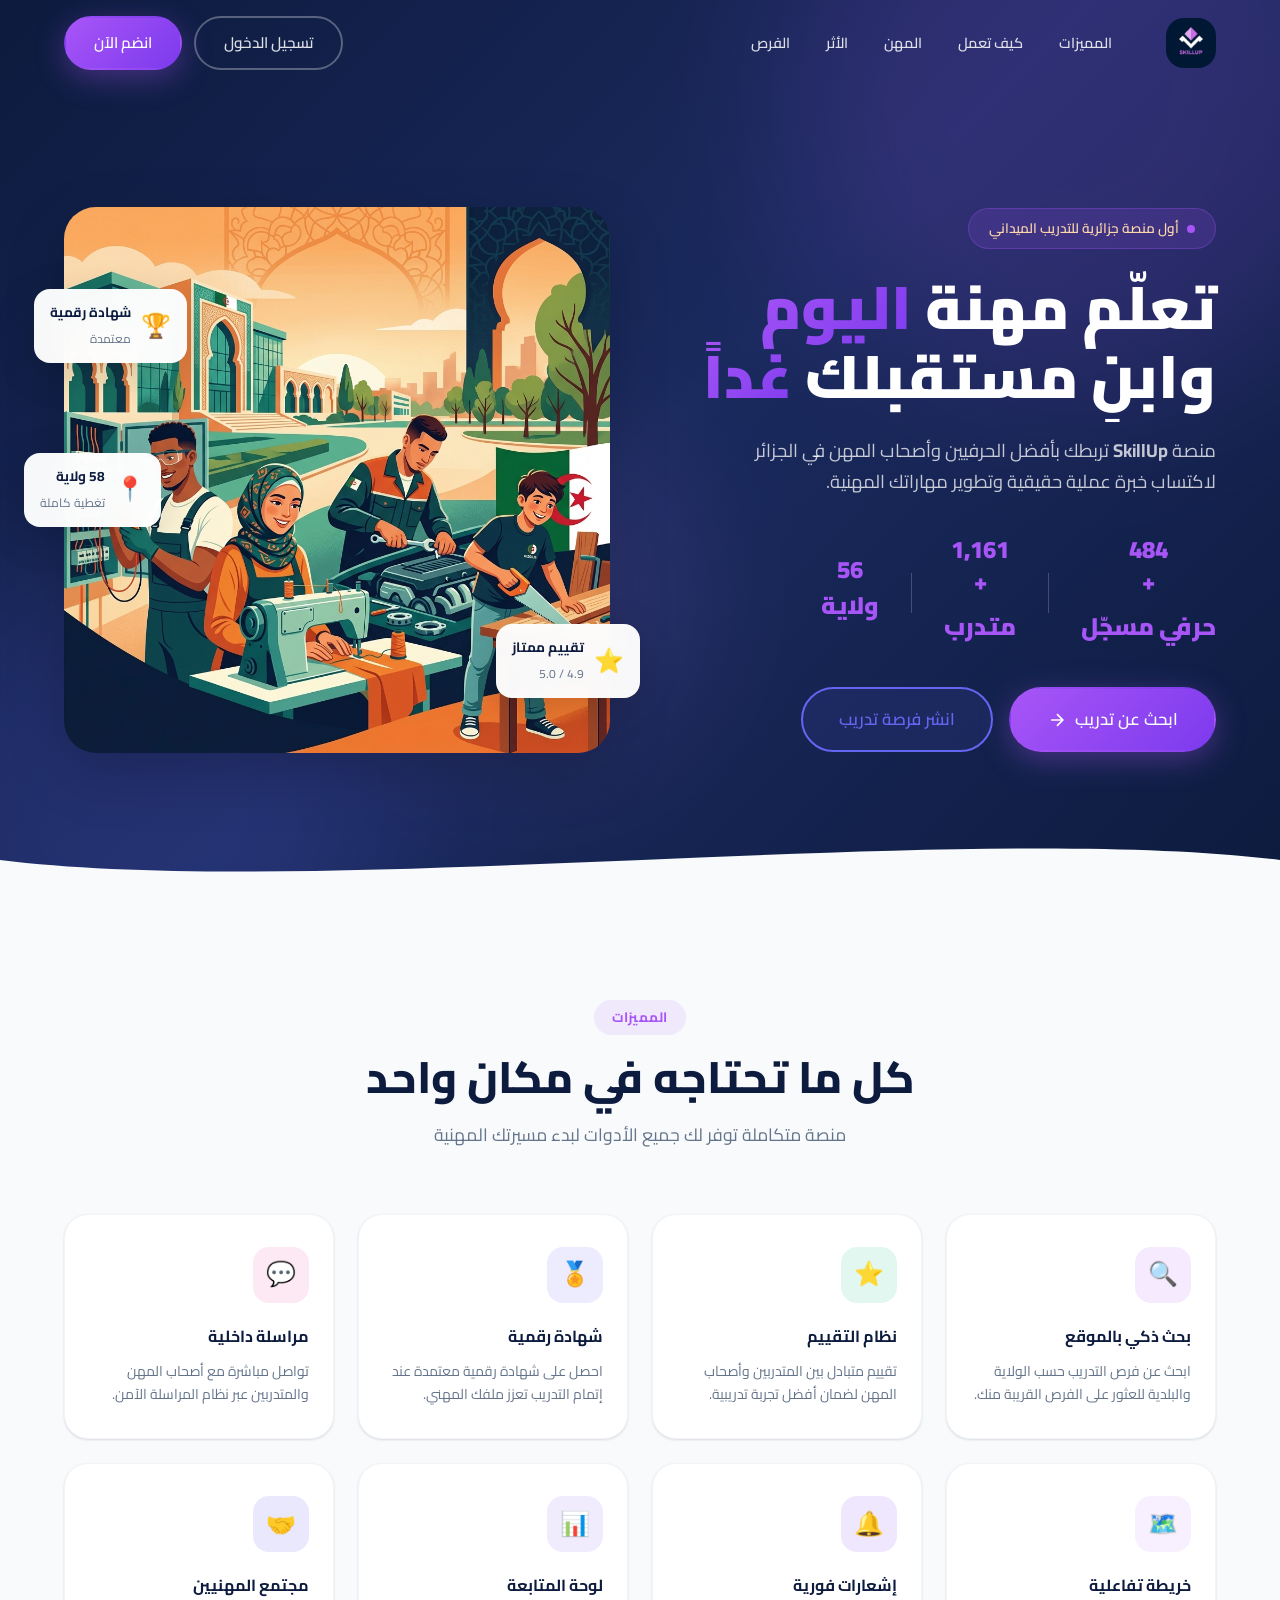
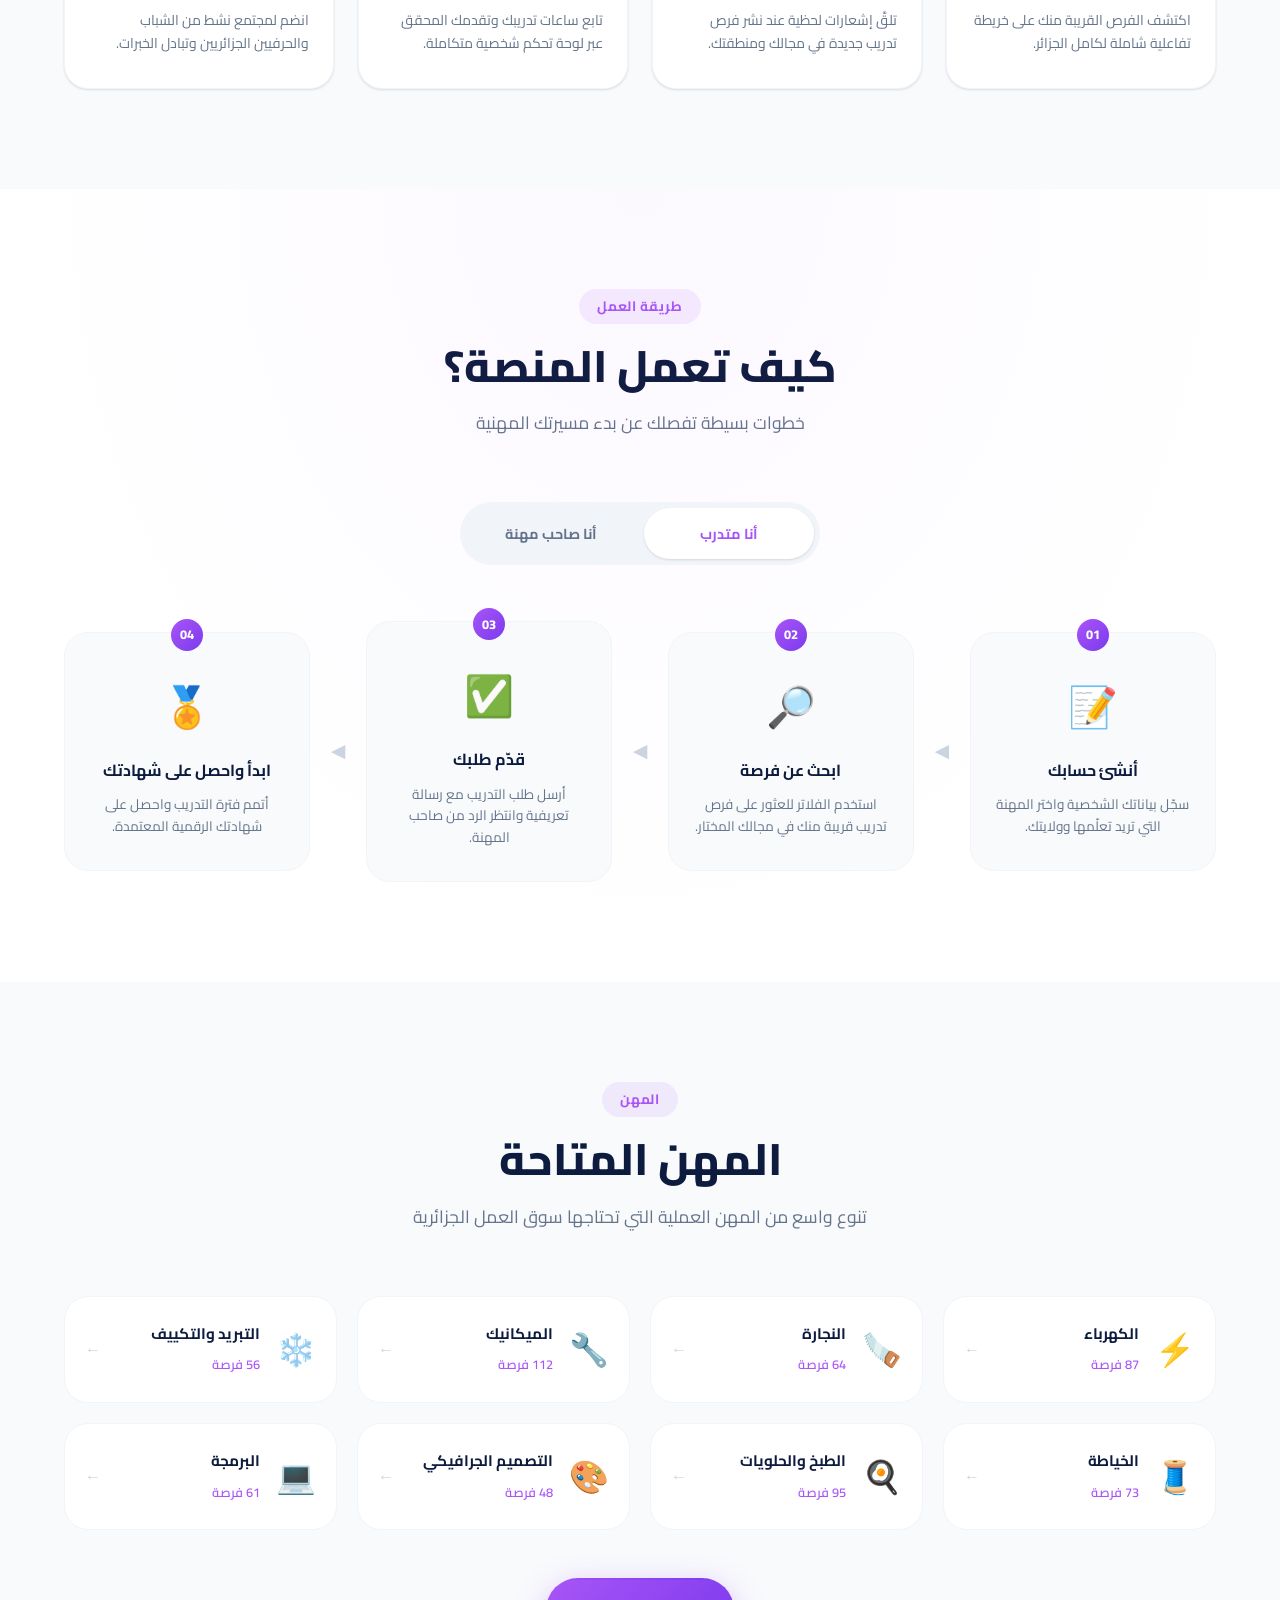
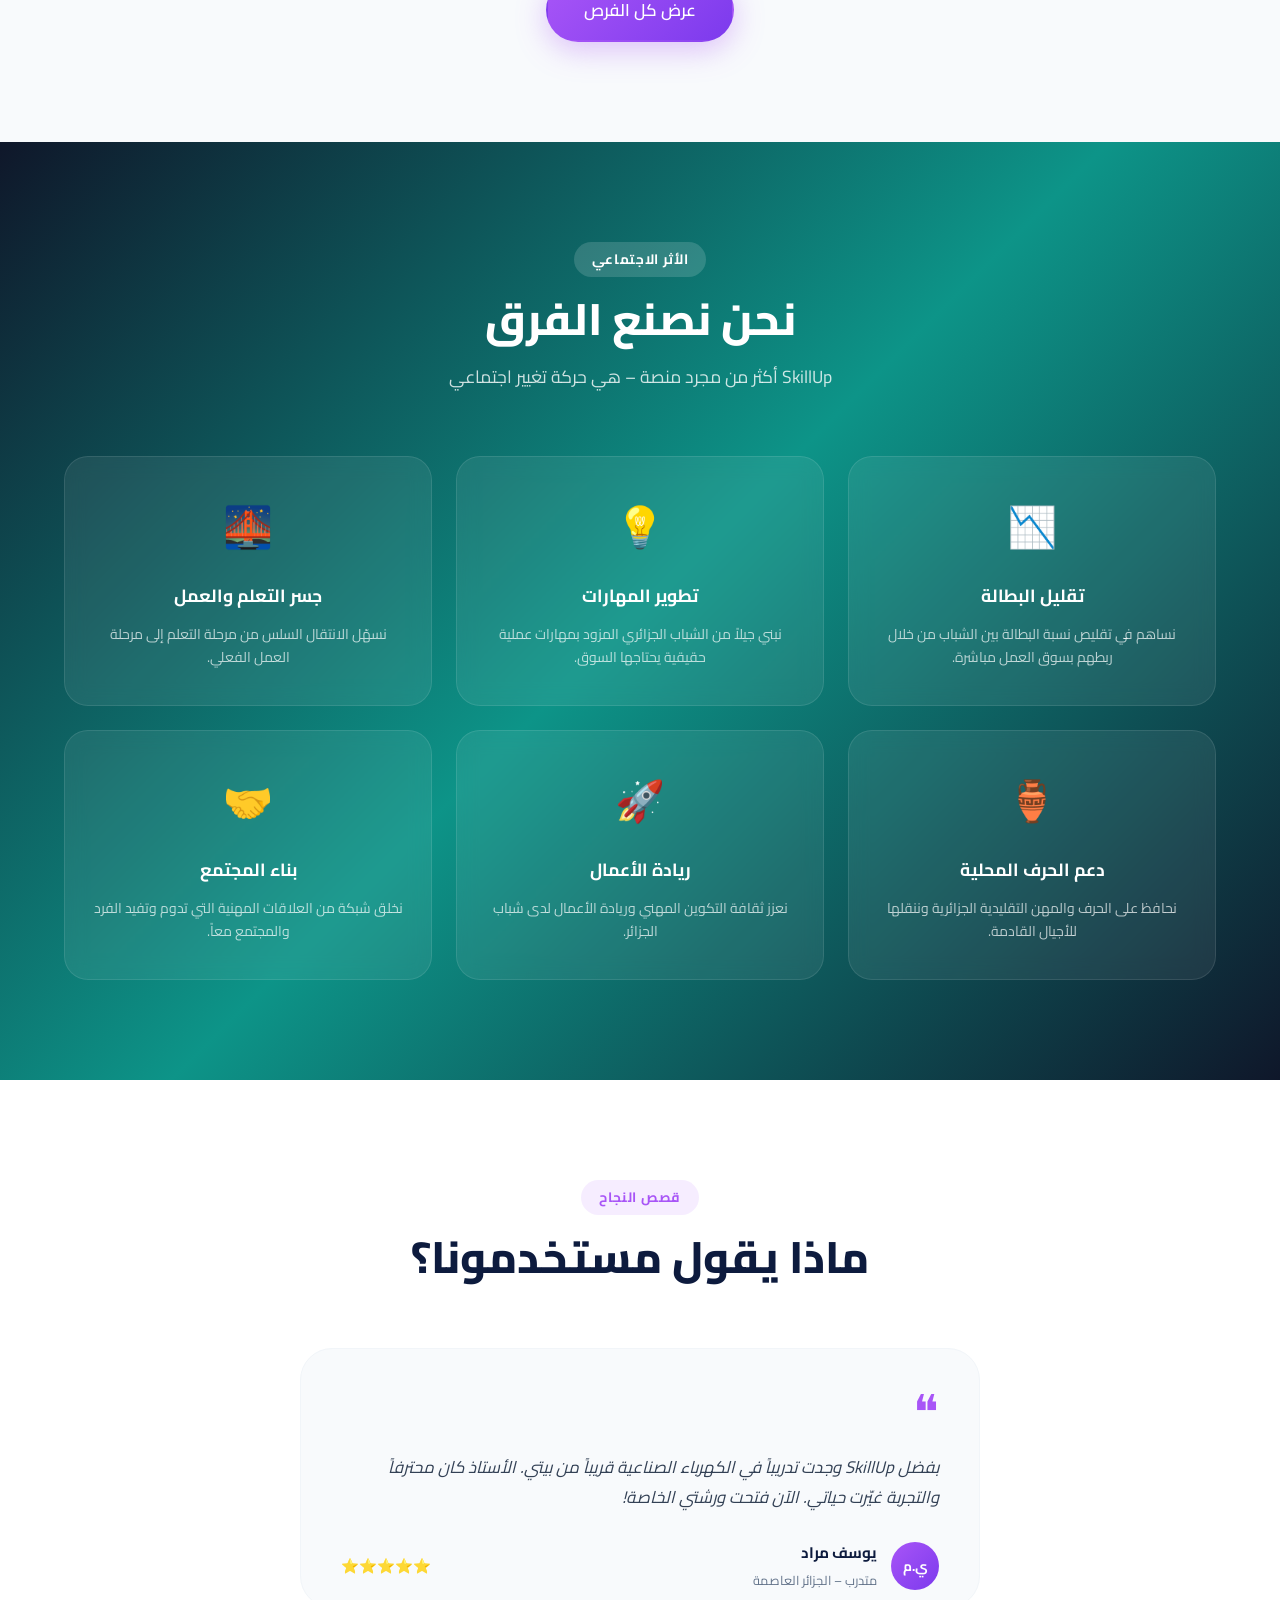
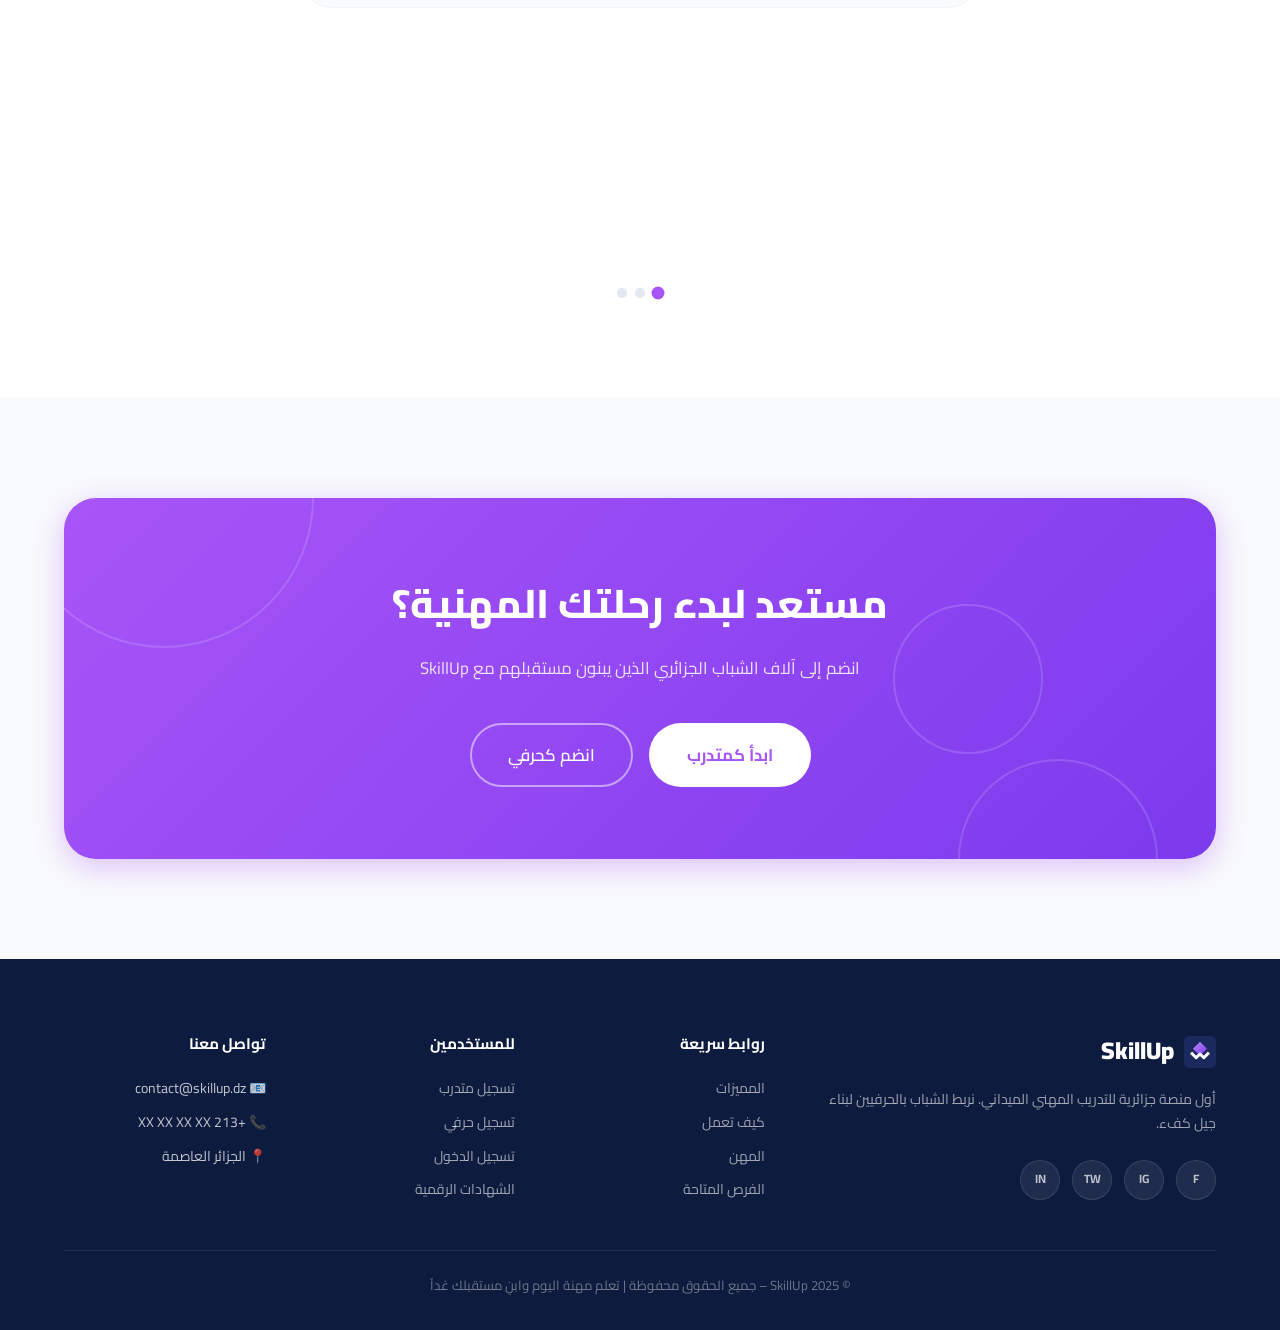
<file: index.html>
<!DOCTYPE html>
<html lang="ar" dir="rtl">
<head>
  <meta charset="UTF-8" />
  <meta name="viewport" content="width=device-width, initial-scale=1.0" />
  <meta name="description" content="SkillUp – أول منصة جزائرية تربط الشباب بالحرفيين وأصحاب المهن لاكتساب خبرة عملية حقيقية والاندماج في سوق العمل." />
  <meta property="og:title" content="SkillUp – تعلم مهنة اليوم وابنِ مستقبلك غداً" />
  <meta property="og:description" content="المنصة الجزائرية الأولى للتدريب المهني الميداني" />
  <title>SkillUp – التدريب المهني الجزائري</title>
  <link rel="preconnect" href="https://fonts.googleapis.com" />
  <link rel="preconnect" href="https://fonts.gstatic.com" crossorigin />
  <link href="https://fonts.googleapis.com/css2?family=Cairo:wght@300;400;500;600;700;800;900&family=Tajawal:wght@300;400;500;700;800&display=swap" rel="stylesheet" />
  <link rel="stylesheet" href="style.css" />
</head>
<body>

  <!-- ===== NAVBAR ===== -->
  <nav class="navbar" id="navbar">
    <div class="nav-container">
      <a href="index.html" class="nav-logo">
        <img src="assets/logo.png" alt="SkillUp" class="logo-img" />
      </a>
      <ul class="nav-links" id="nav-links">
        <li><a href="#features">المميزات</a></li>
        <li><a href="#how-it-works">كيف تعمل</a></li>
        <li><a href="#professions">المهن</a></li>
        <li><a href="#impact">الأثر</a></li>
        <li><a href="opportunities.html">الفرص</a></li>
      </ul>
      <div class="nav-actions">
        <a href="login.html" class="btn btn-ghost" id="btn-login">تسجيل الدخول</a>
        <a href="register.html" class="btn btn-primary" id="btn-register">انضم الآن</a>
      </div>
      <button class="hamburger" id="hamburger" aria-label="قائمة">
        <span></span><span></span><span></span>
      </button>
    </div>
  </nav>

  <!-- ===== HERO ===== -->
  <section class="hero" id="hero">
    <div class="hero-bg-shapes">
      <div class="shape shape-1"></div>
      <div class="shape shape-2"></div>
      <div class="shape shape-3"></div>
    </div>
    <div class="hero-container">
      <div class="hero-content">
        <div class="hero-badge">
          <span class="badge-dot"></span>
          أول منصة جزائرية للتدريب الميداني
        </div>
        <h1 class="hero-title">
          تعلّم مهنة <span class="gradient-text">اليوم</span><br />
          وابنِ مستقبلك <span class="gradient-text">غداً</span>
        </h1>
        <p class="hero-subtitle">
          منصة <strong>SkillUp</strong> تربطك بأفضل الحرفيين وأصحاب المهن في الجزائر لاكتساب خبرة عملية حقيقية وتطوير مهاراتك المهنية.
        </p>
        <div class="hero-stats">
          <div class="stat">
            <span class="stat-num" data-target="500">0</span><span>+</span>
            <span class="stat-label">حرفي مسجّل</span>
          </div>
          <div class="stat-divider"></div>
          <div class="stat">
            <span class="stat-num" data-target="1200">0</span><span>+</span>
            <span class="stat-label">متدرب</span>
          </div>
          <div class="stat-divider"></div>
          <div class="stat">
            <span class="stat-num" data-target="58">0</span><span></span>
            <span class="stat-label">ولاية</span>
          </div>
        </div>
        <div class="hero-actions">
          <a href="register.html?type=trainee" class="btn btn-primary btn-lg" id="hero-cta-trainee">
            ابحث عن تدريب
            <svg width="20" height="20" viewBox="0 0 24 24" fill="none" stroke="currentColor" stroke-width="2"><path d="M5 12h14M12 5l7 7-7 7"/></svg>
          </a>
          <a href="register.html?type=craftsman" class="btn btn-secondary btn-lg" id="hero-cta-craftsman">
            انشر فرصة تدريب
          </a>
        </div>
      </div>
      <div class="hero-image">
        <div class="hero-img-wrapper">
          <img src="assets/hero_illustration.png" alt="شباب يتعلمون المهن" class="hero-illustration" />
          <div class="floating-card card-1">
            <span class="card-icon">⭐</span>
            <div>
              <strong>تقييم ممتاز</strong>
              <small>4.9 / 5.0</small>
            </div>
          </div>
          <div class="floating-card card-2">
            <span class="card-icon">🏆</span>
            <div>
              <strong>شهادة رقمية</strong>
              <small>معتمدة</small>
            </div>
          </div>
          <div class="floating-card card-3">
            <span class="card-icon">📍</span>
            <div>
              <strong>58 ولاية</strong>
              <small>تغطية كاملة</small>
            </div>
          </div>
        </div>
      </div>
    </div>
    <div class="hero-wave">
      <svg viewBox="0 0 1440 120" preserveAspectRatio="none"><path d="M0,60 C360,120 1080,0 1440,60 L1440,120 L0,120 Z" fill="#f8fafc"/></svg>
    </div>
  </section>

  <!-- ===== FEATURES ===== -->
  <section class="features section" id="features">
    <div class="container">
      <div class="section-header">
        <span class="section-tag">المميزات</span>
        <h2 class="section-title">كل ما تحتاجه في مكان واحد</h2>
        <p class="section-subtitle">منصة متكاملة توفر لك جميع الأدوات لبدء مسيرتك المهنية</p>
      </div>
      <div class="features-grid">
        <div class="feature-card" data-delay="0">
          <div class="feature-icon" style="--icon-color: #a855f7;">🔍</div>
          <h3>بحث ذكي بالموقع</h3>
          <p>ابحث عن فرص التدريب حسب الولاية والبلدية للعثور على الفرص القريبة منك.</p>
        </div>
        <div class="feature-card" data-delay="100">
          <div class="feature-icon" style="--icon-color: #10b981;">⭐</div>
          <h3>نظام التقييم</h3>
          <p>تقييم متبادل بين المتدربين وأصحاب المهن لضمان أفضل تجربة تدريبية.</p>
        </div>
        <div class="feature-card" data-delay="200">
          <div class="feature-icon" style="--icon-color: #6366f1;">🏅</div>
          <h3>شهادة رقمية</h3>
          <p>احصل على شهادة رقمية معتمدة عند إتمام التدريب تعزز ملفك المهني.</p>
        </div>
        <div class="feature-card" data-delay="300">
          <div class="feature-icon" style="--icon-color: #ec4899;">💬</div>
          <h3>مراسلة داخلية</h3>
          <p>تواصل مباشرة مع أصحاب المهن والمتدربين عبر نظام المراسلة الآمن.</p>
        </div>
        <div class="feature-card" data-delay="400">
          <div class="feature-icon" style="--icon-color: #c084fc;">🗺️</div>
          <h3>خريطة تفاعلية</h3>
          <p>اكتشف الفرص القريبة منك على خريطة تفاعلية شاملة لكامل الجزائر.</p>
        </div>
        <div class="feature-card" data-delay="500">
          <div class="feature-icon" style="--icon-color: #7c3aed;">🔔</div>
          <h3>إشعارات فورية</h3>
          <p>تلقَّ إشعارات لحظية عند نشر فرص تدريب جديدة في مجالك ومنطقتك.</p>
        </div>
        <div class="feature-card" data-delay="600">
          <div class="feature-icon" style="--icon-color: #8b5cf6;">📊</div>
          <h3>لوحة المتابعة</h3>
          <p>تابع ساعات تدريبك وتقدمك المحقق عبر لوحة تحكم شخصية متكاملة.</p>
        </div>
        <div class="feature-card" data-delay="700">
          <div class="feature-icon" style="--icon-color: #4f46e5;">🤝</div>
          <h3>مجتمع المهنيين</h3>
          <p>انضم لمجتمع نشط من الشباب والحرفيين الجزائريين وتبادل الخبرات.</p>
        </div>
      </div>
    </div>
  </section>

  <!-- ===== HOW IT WORKS ===== -->
  <section class="how-it-works section" id="how-it-works">
    <div class="how-bg"></div>
    <div class="container">
      <div class="section-header">
        <span class="section-tag">طريقة العمل</span>
        <h2 class="section-title">كيف تعمل المنصة؟</h2>
        <p class="section-subtitle">خطوات بسيطة تفصلك عن بدء مسيرتك المهنية</p>
      </div>
      <div class="tabs-wrapper">
        <div class="tabs">
          <button class="tab active" data-tab="trainee" id="tab-trainee">أنا متدرب</button>
          <button class="tab" data-tab="craftsman" id="tab-craftsman">أنا صاحب مهنة</button>
        </div>
        <div class="steps-content" id="steps-trainee">
          <div class="steps-grid">
            <div class="step">
              <div class="step-number">01</div>
              <div class="step-icon">📝</div>
              <h3>أنشئ حسابك</h3>
              <p>سجّل بياناتك الشخصية واختر المهنة التي تريد تعلّمها وولايتك.</p>
            </div>
            <div class="step-arrow">◄</div>
            <div class="step">
              <div class="step-number">02</div>
              <div class="step-icon">🔎</div>
              <h3>ابحث عن فرصة</h3>
              <p>استخدم الفلاتر للعثور على فرص تدريب قريبة منك في مجالك المختار.</p>
            </div>
            <div class="step-arrow">◄</div>
            <div class="step">
              <div class="step-number">03</div>
              <div class="step-icon">✅</div>
              <h3>قدّم طلبك</h3>
              <p>أرسل طلب التدريب مع رسالة تعريفية وانتظر الرد من صاحب المهنة.</p>
            </div>
            <div class="step-arrow">◄</div>
            <div class="step">
              <div class="step-number">04</div>
              <div class="step-icon">🏅</div>
              <h3>ابدأ واحصل على شهادتك</h3>
              <p>أتمم فترة التدريب واحصل على شهادتك الرقمية المعتمدة.</p>
            </div>
          </div>
        </div>
        <div class="steps-content hidden" id="steps-craftsman">
          <div class="steps-grid">
            <div class="step">
              <div class="step-number">01</div>
              <div class="step-icon">🧑‍🔧</div>
              <h3>سجّل ورشتك</h3>
              <p>أنشئ ملف احترافي لورشتك أو محلك مع صورة وبيانات التواصل.</p>
            </div>
            <div class="step-arrow">◄</div>
            <div class="step">
              <div class="step-number">02</div>
              <div class="step-icon">📢</div>
              <h3>انشر فرصة تدريب</h3>
              <p>حدد المهارات المطلوبة ومدة التدريب وعدد المتدربين المقبولين.</p>
            </div>
            <div class="step-arrow">◄</div>
            <div class="step">
              <div class="step-number">03</div>
              <div class="step-icon">👥</div>
              <h3>اختر المتدربين</h3>
              <p>راجع الطلبات الواردة واختر المتدربين الأنسب لورشتك.</p>
            </div>
            <div class="step-arrow">◄</div>
            <div class="step">
              <div class="step-number">04</div>
              <div class="step-icon">⭐</div>
              <h3>درّب وقيّم</h3>
              <p>أشرف على التدريب وتابع التقدم وامنح الشهادة عند الإتمام.</p>
            </div>
          </div>
        </div>
      </div>
    </div>
  </section>

  <!-- ===== PROFESSIONS ===== -->
  <section class="professions section" id="professions">
    <div class="container">
      <div class="section-header">
        <span class="section-tag">المهن</span>
        <h2 class="section-title">المهن المتاحة</h2>
        <p class="section-subtitle">تنوع واسع من المهن العملية التي تحتاجها سوق العمل الجزائرية</p>
      </div>
      <div class="professions-grid">
        <a href="opportunities.html?profession=electricity" class="profession-card" id="prof-electricity">
          <div class="prof-icon">⚡</div>
          <div class="prof-info"><h3>الكهرباء</h3><span class="prof-count">87 فرصة</span></div>
          <div class="prof-arrow">←</div>
        </a>
        <a href="opportunities.html?profession=carpentry" class="profession-card" id="prof-carpentry">
          <div class="prof-icon">🪚</div>
          <div class="prof-info"><h3>النجارة</h3><span class="prof-count">64 فرصة</span></div>
          <div class="prof-arrow">←</div>
        </a>
        <a href="opportunities.html?profession=mechanics" class="profession-card" id="prof-mechanics">
          <div class="prof-icon">🔧</div>
          <div class="prof-info"><h3>الميكانيك</h3><span class="prof-count">112 فرصة</span></div>
          <div class="prof-arrow">←</div>
        </a>
        <a href="opportunities.html?profession=cooling" class="profession-card" id="prof-cooling">
          <div class="prof-icon">❄️</div>
          <div class="prof-info"><h3>التبريد والتكييف</h3><span class="prof-count">56 فرصة</span></div>
          <div class="prof-arrow">←</div>
        </a>
        <a href="opportunities.html?profession=sewing" class="profession-card" id="prof-sewing">
          <div class="prof-icon">🧵</div>
          <div class="prof-info"><h3>الخياطة</h3><span class="prof-count">73 فرصة</span></div>
          <div class="prof-arrow">←</div>
        </a>
        <a href="opportunities.html?profession=cooking" class="profession-card" id="prof-cooking">
          <div class="prof-icon">🍳</div>
          <div class="prof-info"><h3>الطبخ والحلويات</h3><span class="prof-count">95 فرصة</span></div>
          <div class="prof-arrow">←</div>
        </a>
        <a href="opportunities.html?profession=design" class="profession-card" id="prof-design">
          <div class="prof-icon">🎨</div>
          <div class="prof-info"><h3>التصميم الجرافيكي</h3><span class="prof-count">48 فرصة</span></div>
          <div class="prof-arrow">←</div>
        </a>
        <a href="opportunities.html?profession=programming" class="profession-card" id="prof-programming">
          <div class="prof-icon">💻</div>
          <div class="prof-info"><h3>البرمجة</h3><span class="prof-count">61 فرصة</span></div>
          <div class="prof-arrow">←</div>
        </a>
      </div>
      <div class="section-cta">
        <a href="opportunities.html" class="btn btn-primary btn-lg" id="btn-all-opportunities">عرض كل الفرص</a>
      </div>
    </div>
  </section>

  <!-- ===== IMPACT ===== -->
  <section class="impact section" id="impact">
    <div class="impact-bg"></div>
    <div class="container">
      <div class="section-header">
        <span class="section-tag light">الأثر الاجتماعي</span>
        <h2 class="section-title light">نحن نصنع الفرق</h2>
        <p class="section-subtitle light">SkillUp أكثر من مجرد منصة – هي حركة تغيير اجتماعي</p>
      </div>
      <div class="impact-grid">
        <div class="impact-card"><div class="impact-icon">📉</div><h3>تقليل البطالة</h3><p>نساهم في تقليص نسبة البطالة بين الشباب من خلال ربطهم بسوق العمل مباشرة.</p></div>
        <div class="impact-card"><div class="impact-icon">💡</div><h3>تطوير المهارات</h3><p>نبني جيلاً من الشباب الجزائري المزود بمهارات عملية حقيقية يحتاجها السوق.</p></div>
        <div class="impact-card"><div class="impact-icon">🌉</div><h3>جسر التعلم والعمل</h3><p>نسهّل الانتقال السلس من مرحلة التعلم إلى مرحلة العمل الفعلي.</p></div>
        <div class="impact-card"><div class="impact-icon">🏺</div><h3>دعم الحرف المحلية</h3><p>نحافظ على الحرف والمهن التقليدية الجزائرية وننقلها للأجيال القادمة.</p></div>
        <div class="impact-card"><div class="impact-icon">🚀</div><h3>ريادة الأعمال</h3><p>نعزز ثقافة التكوين المهني وريادة الأعمال لدى شباب الجزائر.</p></div>
        <div class="impact-card"><div class="impact-icon">🤝</div><h3>بناء المجتمع</h3><p>نخلق شبكة من العلاقات المهنية التي تدوم وتفيد الفرد والمجتمع معاً.</p></div>
      </div>
    </div>
  </section>

  <!-- ===== TESTIMONIALS ===== -->
  <section class="testimonials section" id="testimonials">
    <div class="container">
      <div class="section-header">
        <span class="section-tag">قصص النجاح</span>
        <h2 class="section-title">ماذا يقول مستخدمونا؟</h2>
      </div>
      <div class="testimonials-slider" id="testimonials-slider">
        <div class="testimonial-card active" id="testimonial-1">
          <div class="testimonial-quote">❝</div>
          <p class="testimonial-text">بفضل SkillUp وجدت تدريباً في الكهرباء الصناعية قريباً من بيتي. الأستاذ كان محترفاً والتجربة غيّرت حياتي. الآن فتحت ورشتي الخاصة!</p>
          <div class="testimonial-author">
            <div class="author-avatar">ي.م</div>
            <div class="author-info"><strong>يوسف مراد</strong><span>متدرب – الجزائر العاصمة</span></div>
            <div class="testimonial-stars">⭐⭐⭐⭐⭐</div>
          </div>
        </div>
        <div class="testimonial-card" id="testimonial-2">
          <div class="testimonial-quote">❝</div>
          <p class="testimonial-text">كحرفية في الخياطة التقليدية، ساعدتني المنصة على إيجاد متدربات جادات. الآن عندي ثلاث مساعدات ماهرات تعلّمن في ورشتي عبر SkillUp.</p>
          <div class="testimonial-author">
            <div class="author-avatar">ف.ب</div>
            <div class="author-info"><strong>فاطمة بوزيدي</strong><span>حرفية خياطة – وهران</span></div>
            <div class="testimonial-stars">⭐⭐⭐⭐⭐</div>
          </div>
        </div>
        <div class="testimonial-card" id="testimonial-3">
          <div class="testimonial-quote">❝</div>
          <p class="testimonial-text">تدربت على الطبخ والحلويات لمدة شهرين وحصلت على شهادة رقمية. الشهادة ساعدتني كثيراً في إيجاد عمل في مطعم محترم بقسنطينة.</p>
          <div class="testimonial-author">
            <div class="author-avatar">أ.ق</div>
            <div class="author-info"><strong>أمين قدّور</strong><span>متدرب – قسنطينة</span></div>
            <div class="testimonial-stars">⭐⭐⭐⭐⭐</div>
          </div>
        </div>
      </div>
      <div class="testimonial-dots">
        <span class="dot active" data-slide="0"></span>
        <span class="dot" data-slide="1"></span>
        <span class="dot" data-slide="2"></span>
      </div>
    </div>
  </section>

  <!-- ===== CTA ===== -->
  <section class="cta-section section" id="cta">
    <div class="container">
      <div class="cta-card">
        <div class="cta-content">
          <h2>مستعد لبدء رحلتك المهنية؟</h2>
          <p>انضم إلى آلاف الشباب الجزائري الذين يبنون مستقبلهم مع SkillUp</p>
          <div class="cta-actions">
            <a href="register.html?type=trainee" class="btn btn-white btn-lg" id="cta-trainee">ابدأ كمتدرب</a>
            <a href="register.html?type=craftsman" class="btn btn-outline-white btn-lg" id="cta-craftsman">انضم كحرفي</a>
          </div>
        </div>
        <div class="cta-decoration">
          <div class="cta-circle c1"></div>
          <div class="cta-circle c2"></div>
          <div class="cta-circle c3"></div>
        </div>
      </div>
    </div>
  </section>

  <!-- ===== FOOTER ===== -->
  <footer class="footer" id="footer">
    <div class="container">
      <div class="footer-grid">
        <div class="footer-brand">
          <a href="index.html" class="nav-logo" style="color:white;margin-bottom:16px;">
            <svg width="32" height="32" viewBox="0 0 100 100" fill="none" xmlns="http://www.w3.org/2000/svg">
              <rect width="100" height="100" rx="18" fill="#1a2a5e"/>
              <polygon points="50,18 72,40 50,62 28,40" fill="url(#dg2)"/>
              <polyline points="22,52 38,68 50,56 62,68 78,52" stroke="white" stroke-width="9" stroke-linejoin="round" fill="none"/>
              <defs><linearGradient id="dg2" x1="28" y1="18" x2="72" y2="62" gradientUnits="userSpaceOnUse"><stop offset="0%" stop-color="#c084fc"/><stop offset="100%" stop-color="#7c3aed"/></linearGradient></defs>
            </svg>
            <span class="logo-text">SkillUp</span>
          </a>
          <p>أول منصة جزائرية للتدريب المهني الميداني. نربط الشباب بالحرفيين لبناء جيل كفء.</p>
          <div class="social-links">
            <a href="#" class="social-link" id="social-fb" aria-label="فيسبوك">f</a>
            <a href="#" class="social-link" id="social-ig" aria-label="إنستغرام">ig</a>
            <a href="#" class="social-link" id="social-tw" aria-label="تويتر">tw</a>
            <a href="#" class="social-link" id="social-li" aria-label="لينكدإن">in</a>
          </div>
        </div>
        <div class="footer-links-col">
          <h4>روابط سريعة</h4>
          <ul>
            <li><a href="#features">المميزات</a></li>
            <li><a href="#how-it-works">كيف تعمل</a></li>
            <li><a href="#professions">المهن</a></li>
            <li><a href="opportunities.html">الفرص المتاحة</a></li>
          </ul>
        </div>
        <div class="footer-links-col">
          <h4>للمستخدمين</h4>
          <ul>
            <li><a href="register.html?type=trainee">تسجيل متدرب</a></li>
            <li><a href="register.html?type=craftsman">تسجيل حرفي</a></li>
            <li><a href="login.html">تسجيل الدخول</a></li>
            <li><a href="#">الشهادات الرقمية</a></li>
          </ul>
        </div>
        <div class="footer-links-col">
          <h4>تواصل معنا</h4>
          <ul>
            <li>📧 contact@skillup.dz</li>
            <li>📞 +213 XX XX XX XX</li>
            <li>📍 الجزائر العاصمة</li>
          </ul>
        </div>
      </div>
      <div class="footer-bottom">
        <p>© 2025 SkillUp – جميع الحقوق محفوظة | تعلم مهنة اليوم وابنِ مستقبلك غداً</p>
      </div>
    </div>
  </footer>

  <script src="app.js"></script>
</body>
</html>
</file>
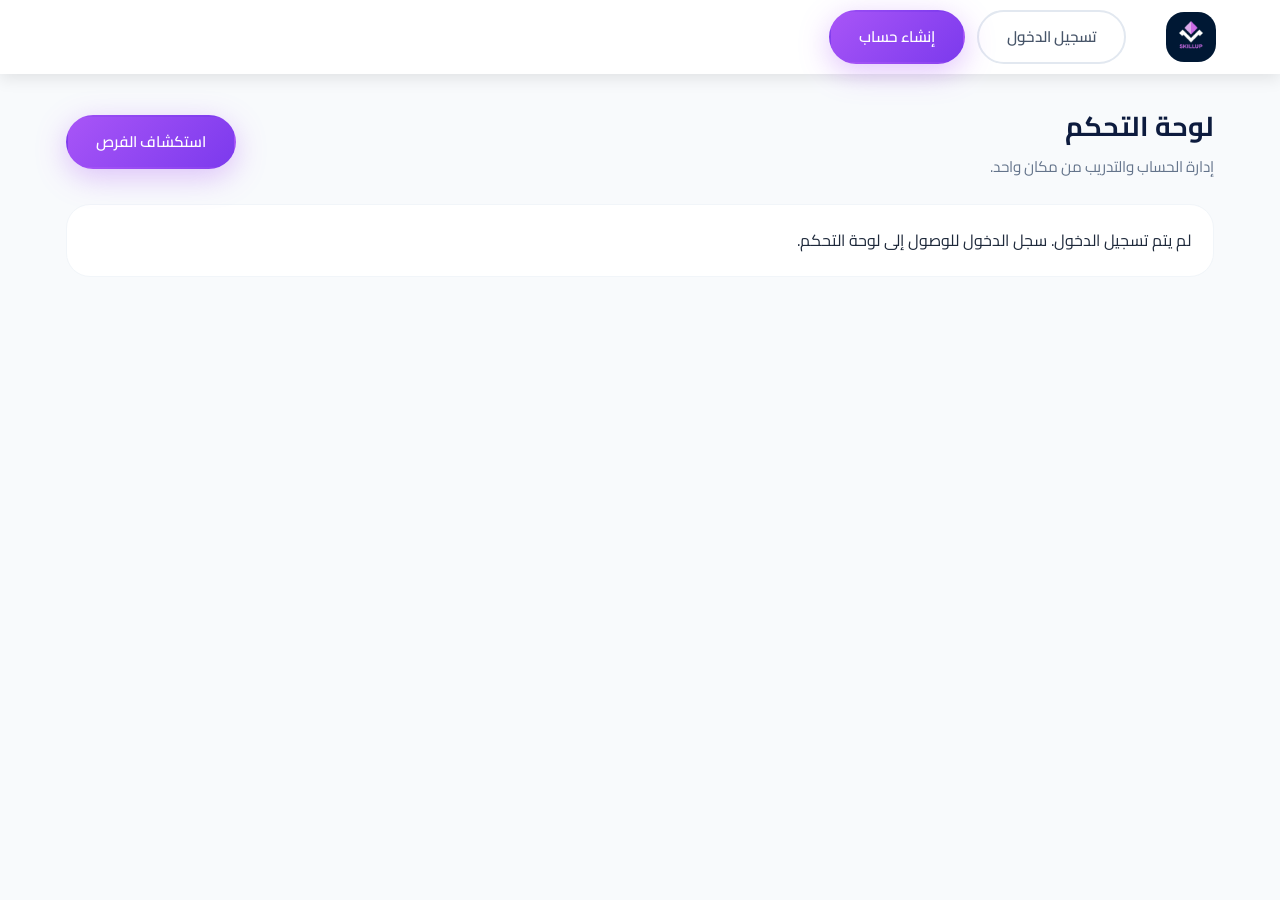
<file: dashboard.html>
<!DOCTYPE html>
<html lang="ar" dir="rtl">
<head>
  <meta charset="UTF-8" />
  <meta name="viewport" content="width=device-width, initial-scale=1.0" />
  <title>لوحة التحكم - مهنتي</title>
  <link rel="preconnect" href="https://fonts.googleapis.com" />
  <link href="https://fonts.googleapis.com/css2?family=Cairo:wght@300;400;500;600;700;800;900&display=swap" rel="stylesheet" />
  <link rel="stylesheet" href="style.css" />
  <link rel="stylesheet" href="pages.css" />
  <style>
    body { background: var(--gray-50); }
    .dash-shell { min-height: 100vh; }
    .dash-main { max-width: 1180px; margin: 0 auto; padding: 104px 16px 32px; }
    .dash-header {
      display: flex; justify-content: space-between; gap: 16px; align-items: center;
      margin-bottom: 24px;
    }
    .dash-title h1 { color: var(--navy); font-size: 1.7rem; margin-bottom: 4px; }
    .dash-title p { color: var(--gray-500); font-size: 0.95rem; }
    .dash-grid { display: grid; grid-template-columns: 320px 1fr; gap: 20px; align-items: start; }
    .panel {
      background: var(--white); border: 1px solid var(--gray-100);
      border-radius: var(--radius-lg); padding: 22px;
    }
    .panel h2, .panel h3 { color: var(--navy); margin-bottom: 14px; }
    .profile-line { display: flex; justify-content: space-between; gap: 12px; padding: 10px 0; border-bottom: 1px solid var(--gray-100); }
    .profile-line:last-child { border-bottom: 0; }
    .profile-line span:first-child { color: var(--gray-500); }
    .profile-line span:last-child { color: var(--navy); font-weight: 700; text-align: left; }
    .badge {
      display: inline-flex; align-items: center; justify-content: center;
      border-radius: 999px; padding: 5px 10px; font-size: 0.78rem; font-weight: 800;
      background: var(--gray-100); color: var(--gray-600);
    }
    .badge.approved { background: rgba(34,197,94,0.12); color: #15803d; }
    .badge.pending { background: rgba(245,158,11,0.14); color: #a16207; }
    .badge.rejected { background: rgba(239,68,68,0.12); color: #b91c1c; }
    .tabs { display: flex; gap: 8px; flex-wrap: wrap; margin-bottom: 16px; }
    .tab-btn {
      border: 1px solid var(--gray-200); background: var(--white); color: var(--gray-600);
      border-radius: var(--radius-md); padding: 9px 14px; cursor: pointer;
      font-family: var(--font-primary); font-weight: 700;
    }
    .tab-btn.active { border-color: var(--primary); color: var(--primary); background: rgba(249,115,22,0.08); }
    .tab-panel { display: none; }
    .tab-panel.active { display: block; }
    .form-grid { display: grid; grid-template-columns: repeat(2, minmax(0, 1fr)); gap: 14px; }
    .form-grid label { display: block; color: var(--gray-600); font-size: 0.85rem; font-weight: 700; margin-bottom: 6px; }
    .form-grid input, .form-grid select, .form-grid textarea, .search-row input {
      width: 100%; border: 1px solid var(--gray-200); border-radius: var(--radius-md);
      padding: 11px 12px; font-family: var(--font-primary); background: var(--white);
    }
    .form-grid textarea { min-height: 96px; resize: vertical; }
    .form-wide { grid-column: 1 / -1; }
    .list { display: grid; gap: 12px; margin-top: 14px; }
    .item {
      border: 1px solid var(--gray-100); border-radius: var(--radius-md);
      padding: 14px; background: #fff;
    }
    .item-head { display: flex; justify-content: space-between; gap: 12px; align-items: start; margin-bottom: 8px; }
    .item-title { color: var(--navy); font-weight: 800; }
    .item-meta { color: var(--gray-500); font-size: 0.85rem; line-height: 1.7; }
    .item-actions { display: flex; gap: 8px; flex-wrap: wrap; margin-top: 10px; }
    .search-row { display: flex; gap: 10px; margin-bottom: 12px; }
    .empty { color: var(--gray-500); padding: 14px 0; }
    .notice {
      border: 1px solid rgba(245,158,11,0.3); background: rgba(245,158,11,0.1);
      color: #92400e; border-radius: var(--radius-md); padding: 12px; margin-bottom: 16px;
    }
    @media (max-width: 860px) {
      .dash-grid, .form-grid { grid-template-columns: 1fr; }
      .dash-header, .search-row { flex-direction: column; align-items: stretch; }
      .dash-main { padding-top: 88px; }
    }
  </style>
</head>
<body>
  <div class="dash-shell">
    <nav class="navbar scrolled">
      <div class="nav-container">
        <a href="index.html" class="nav-logo">
          <img src="assets/logo.png" alt="SkillUp" class="logo-img" />
        </a>
        <div class="nav-actions" id="nav-actions"></div>
      </div>
    </nav>

    <main class="dash-main">
      <div class="dash-header">
        <div class="dash-title">
          <h1 id="page-title">لوحة التحكم</h1>
          <p id="page-subtitle">إدارة الحساب والتدريب من مكان واحد.</p>
        </div>
        <a class="btn btn-primary" href="opportunities.html" id="browse-link">استكشاف الفرص</a>
      </div>

      <div id="auth-message" class="panel" style="display:none;"></div>

      <div id="dashboard-content" class="dash-grid" style="display:none;">
        <aside class="panel">
          <h2>حسابي</h2>
          <div id="user-info"></div>
        </aside>

        <section class="panel">
          <div class="tabs" id="tabs"></div>

          <div id="admin-panel" class="tab-panel">
            <h3>مراجعة الحسابات الجديدة</h3>
            <div id="pending-users" class="list"></div>
          </div>

          <div id="trainer-panel" class="tab-panel">
            <h3>ملف الحرفي</h3>
            <div id="trainer-profile"></div>
            <form id="trainer-form" class="form-grid" style="margin-top:16px;">
              <div>
                <label for="skill-select">المهارة</label>
                <select id="skill-select"></select>
              </div>
              <div>
                <label for="trainer-city">الولاية / المدينة</label>
                <input id="trainer-city" />
              </div>
              <div>
                <label for="trainer-exp">سنوات الخبرة</label>
                <input id="trainer-exp" type="number" min="0" />
              </div>
              <div class="form-wide">
                <label for="trainer-bio">نبذة عنك</label>
                <textarea id="trainer-bio"></textarea>
              </div>
              <div class="form-wide">
                <button class="btn btn-primary" type="submit">حفظ الملف</button>
              </div>
            </form>
            <h3 style="margin-top:24px;">طلبات التدريب الواردة</h3>
            <div id="requests-list" class="list"></div>
          </div>

          <div id="trainee-panel" class="tab-panel">
            <h3>البحث عن حرفيين</h3>
            <div class="search-row">
              <input id="search-trainer" placeholder="ابحث باسم الحرفي أو الولاية" />
              <button class="btn btn-primary" id="btn-search-trainers">بحث</button>
            </div>
            <div id="trainers-list" class="list"></div>
            <h3 style="margin-top:24px;">طلباتي</h3>
            <div id="my-requests" class="list"></div>
          </div>
        </section>
      </div>
    </main>
  </div>

  <script src="app.js"></script>
  <script type="module" src="dashboard.js"></script>
</body>
</html>
</file>
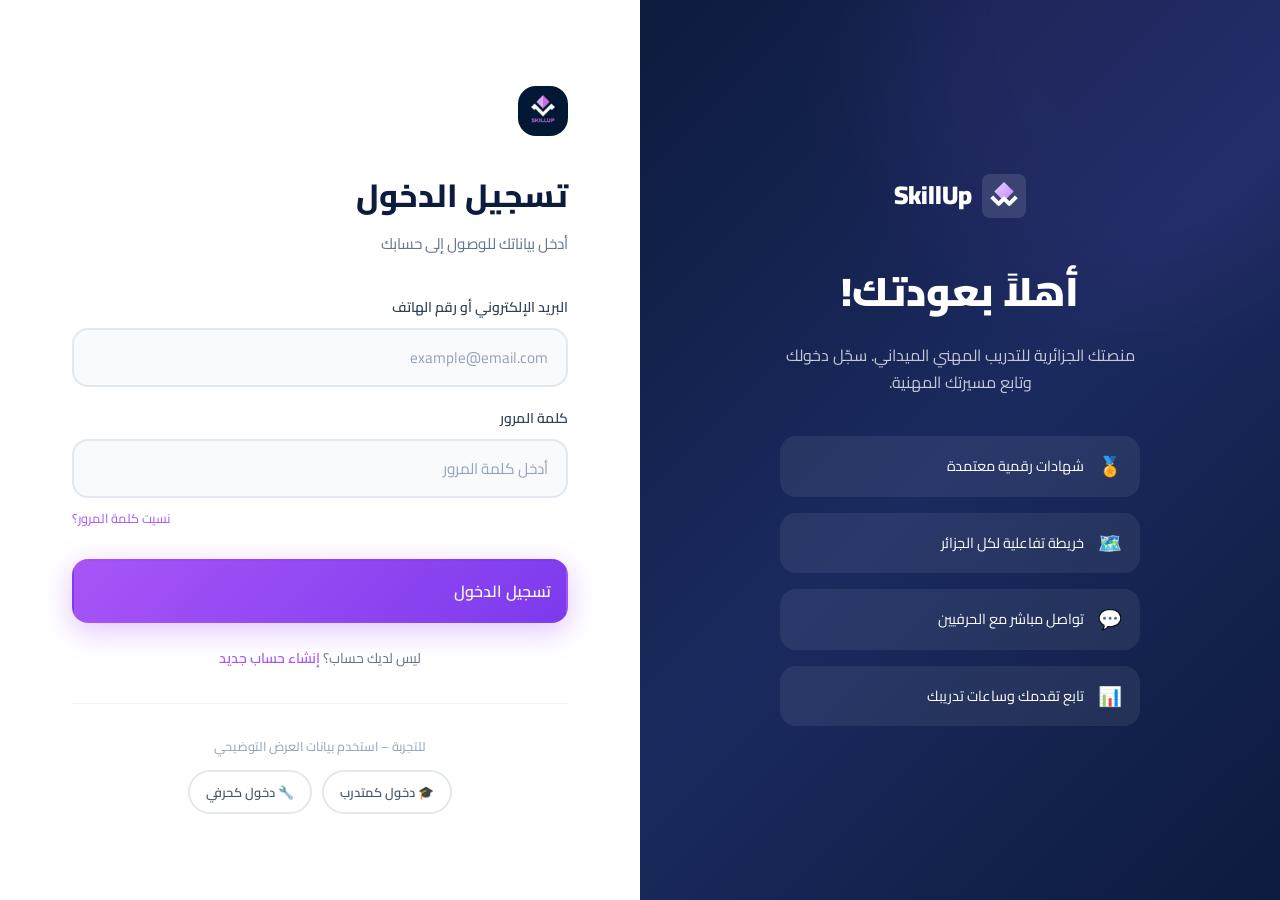
<file: login.html>
<!DOCTYPE html>
<html lang="ar" dir="rtl">
<head>
  <meta charset="UTF-8" />
  <meta name="viewport" content="width=device-width, initial-scale=1.0" />
  <meta name="description" content="تسجيل الدخول إلى منصة SkillUp للتدريب المهني الجزائري" />
  <title>تسجيل الدخول – SkillUp</title>
  <link rel="preconnect" href="https://fonts.googleapis.com" />
  <link href="https://fonts.googleapis.com/css2?family=Cairo:wght@300;400;500;600;700;800;900&display=swap" rel="stylesheet" />
  <link rel="stylesheet" href="style.css" />
  <link rel="stylesheet" href="pages.css" />
</head>
<body>
  <div class="auth-page">
    <!-- VISUAL SIDE -->
    <div class="auth-visual">
      <div class="auth-visual-content">
        <a href="index.html" class="nav-logo" style="color:var(--white);margin-bottom:40px;justify-content:center;">
          <svg width="44" height="44" viewBox="0 0 100 100" fill="none" xmlns="http://www.w3.org/2000/svg">
            <rect width="100" height="100" rx="18" fill="rgba(255,255,255,0.12)"/>
            <polygon points="50,18 72,40 50,62 28,40" fill="url(#dg-login)"/>
            <polyline points="22,52 38,68 50,56 62,68 78,52" stroke="white" stroke-width="9" stroke-linejoin="round" fill="none"/>
            <defs><linearGradient id="dg-login" x1="28" y1="18" x2="72" y2="62" gradientUnits="userSpaceOnUse"><stop offset="0%" stop-color="#e9d5ff"/><stop offset="100%" stop-color="#c084fc"/></linearGradient></defs>
          </svg>
          <span class="logo-text" style="font-size:1.6rem;">SkillUp</span>
        </a>
        <h2>أهلاً بعودتك!</h2>
        <p>منصتك الجزائرية للتدريب المهني الميداني. سجّل دخولك وتابع مسيرتك المهنية.</p>
        <div class="auth-features">
          <div class="auth-feature"><span class="auth-feature-icon">🏅</span><span>شهادات رقمية معتمدة</span></div>
          <div class="auth-feature"><span class="auth-feature-icon">🗺️</span><span>خريطة تفاعلية لكل الجزائر</span></div>
          <div class="auth-feature"><span class="auth-feature-icon">💬</span><span>تواصل مباشر مع الحرفيين</span></div>
          <div class="auth-feature"><span class="auth-feature-icon">📊</span><span>تابع تقدمك وساعات تدريبك</span></div>
        </div>
      </div>
    </div>

    <!-- FORM SIDE -->
    <div class="auth-form-side">
      <div class="auth-header">
        <a href="index.html" class="nav-logo" style="color:var(--navy)">
          <img src="assets/logo.png" alt="SkillUp" class="logo-img" />
        </a>
        <h1>تسجيل الدخول</h1>
        <p>أدخل بياناتك للوصول إلى حسابك</p>
      </div>
      <form id="login-form" novalidate>
        <div class="form-group">
          <label class="form-label" for="login-email">البريد الإلكتروني أو رقم الهاتف</label>
          <input type="text" class="form-input" id="login-email" placeholder="example@email.com" required />
        </div>
        <div class="form-group">
          <label class="form-label" for="login-password">كلمة المرور</label>
          <input type="password" class="form-input" id="login-password" placeholder="أدخل كلمة المرور" required />
          <div style="text-align:left;margin-top:6px;">
            <a href="#" style="font-size:0.8rem;color:var(--primary)">نسيت كلمة المرور؟</a>
          </div>
        </div>
        <div id="login-error" style="display:none;background:rgba(239,68,68,0.1);border:1px solid rgba(239,68,68,0.3);border-radius:var(--radius-md);padding:12px 16px;font-size:0.85rem;color:#dc2626;margin-bottom:16px;"></div>
        <button type="submit" class="btn btn-primary form-submit" id="btn-login-submit">تسجيل الدخول</button>
        <p class="form-footer">ليس لديك حساب؟ <a href="register.html">إنشاء حساب جديد</a></p>
      </form>

      <div style="text-align:center;margin-top:32px;padding-top:32px;border-top:1px solid var(--gray-100);">
        <p style="font-size:0.8rem;color:var(--gray-400);margin-bottom:12px;">للتجربة – استخدم بيانات العرض التوضيحي</p>
        <div style="display:flex;gap:10px;justify-content:center;flex-wrap:wrap;">
          <button class="btn btn-ghost" onclick="fillDemo('trainee')" id="demo-trainee" style="font-size:0.8rem;padding:8px 16px;">🎓 دخول كمتدرب</button>
          <button class="btn btn-ghost" onclick="fillDemo('craftsman')" id="demo-craftsman" style="font-size:0.8rem;padding:8px 16px;">🔧 دخول كحرفي</button>
        </div>
      </div>
    </div>
  </div>

  <script src="app.js"></script>
  <script type="module">
    import { loginUser } from './api.js';

    function fillDemo(type) {
      document.getElementById('login-email').value = type === 'trainee' ? 'youcef@skillup.dz' : 'fatima@skillup.dz';
      document.getElementById('login-password').value = 'Demo@2025';
    }

    document.getElementById('login-form').addEventListener('submit', async function(e) {
      e.preventDefault();
      const email = document.getElementById('login-email').value.trim();
      const pass  = document.getElementById('login-password').value.trim();
      const errEl = document.getElementById('login-error');
      if (!email || !pass) { errEl.textContent = 'يرجى ملء جميع الحقول المطلوبة.'; errEl.style.display = 'block'; return; }
      errEl.style.display = 'none';
      const btn = document.getElementById('btn-login-submit');
      btn.textContent = '⏳ جارٍ التحقق...'; btn.disabled = true;
      try {
        const data = await loginUser(email, pass);
        btn.textContent = '✅ تم تسجيل الدخول'; btn.style.background = 'var(--success)';
        window.location.replace('dashboard.html');
      } catch (err) {
        errEl.textContent = err.detail || 'فشل تسجيل الدخول'; errEl.style.display = 'block';
        btn.textContent = 'تسجيل الدخول'; btn.disabled = false;
      }
    });
  </script>
</body>
</html>
</file>
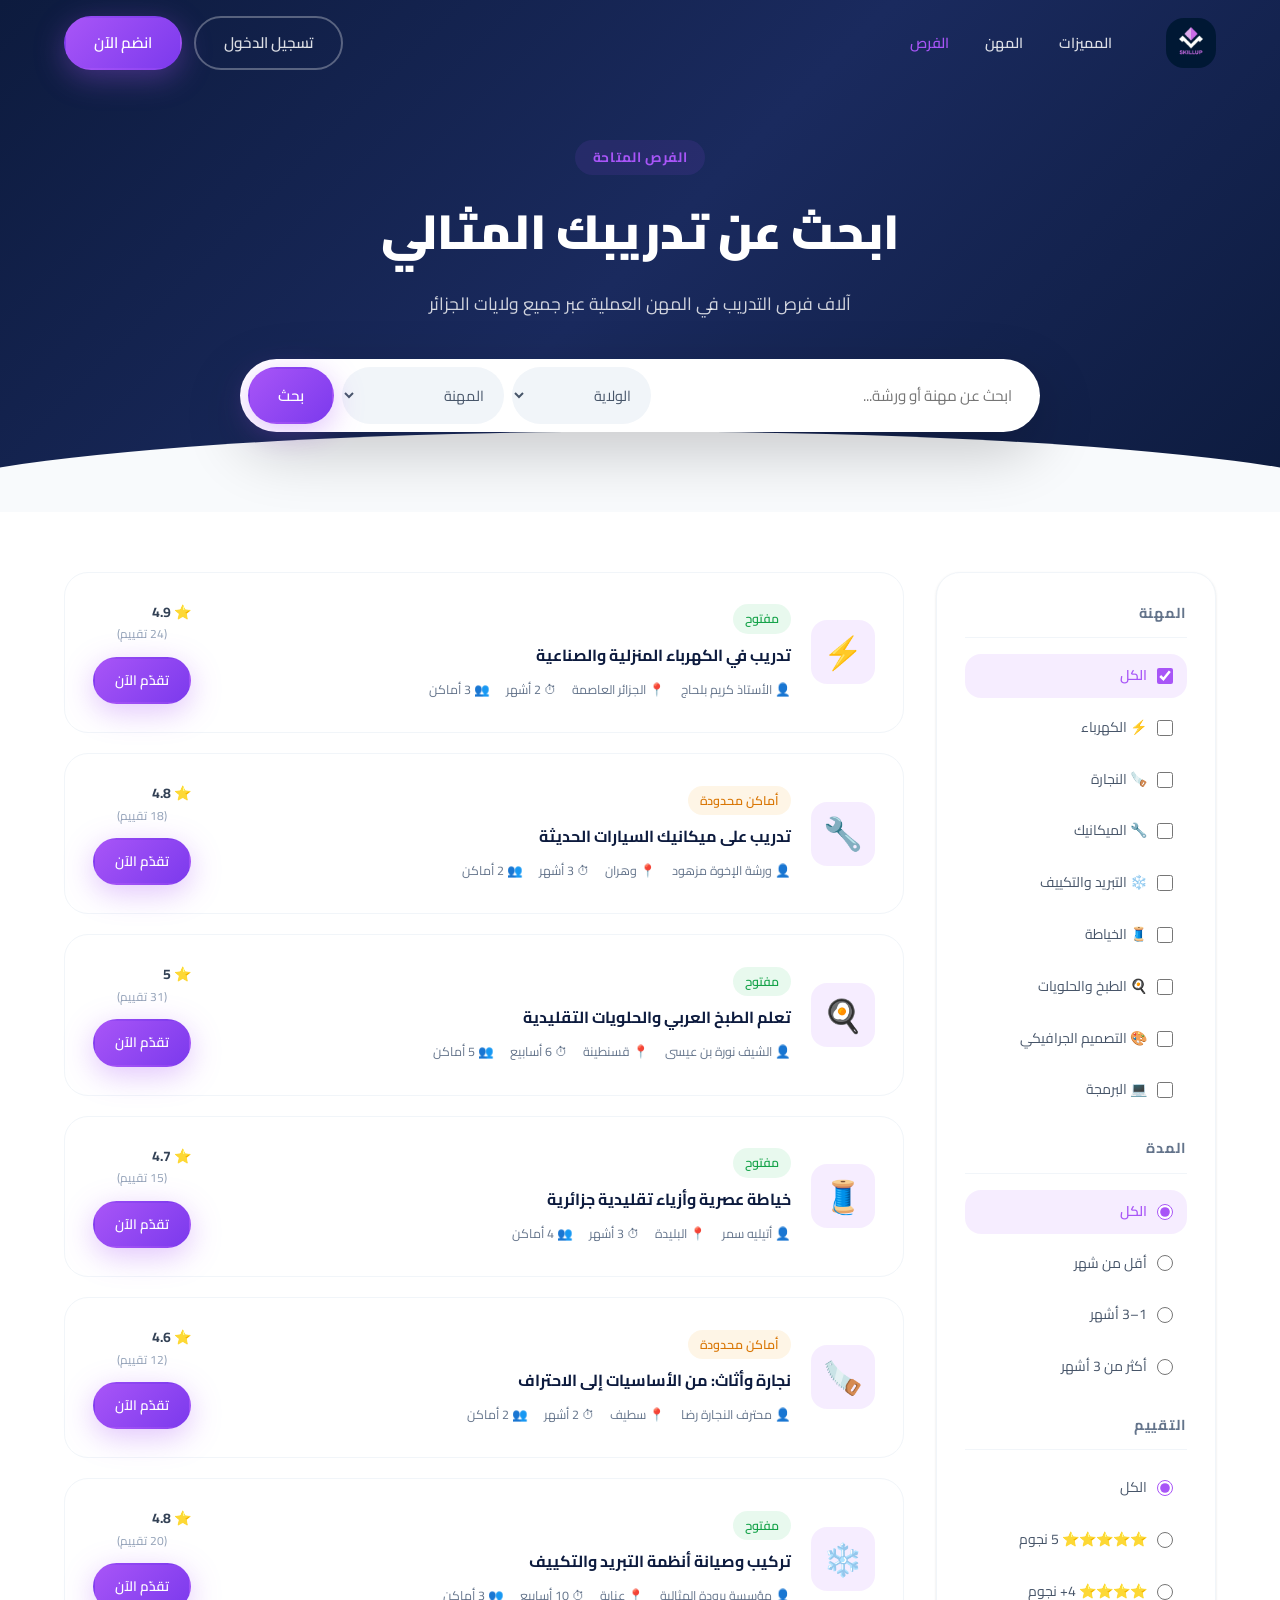
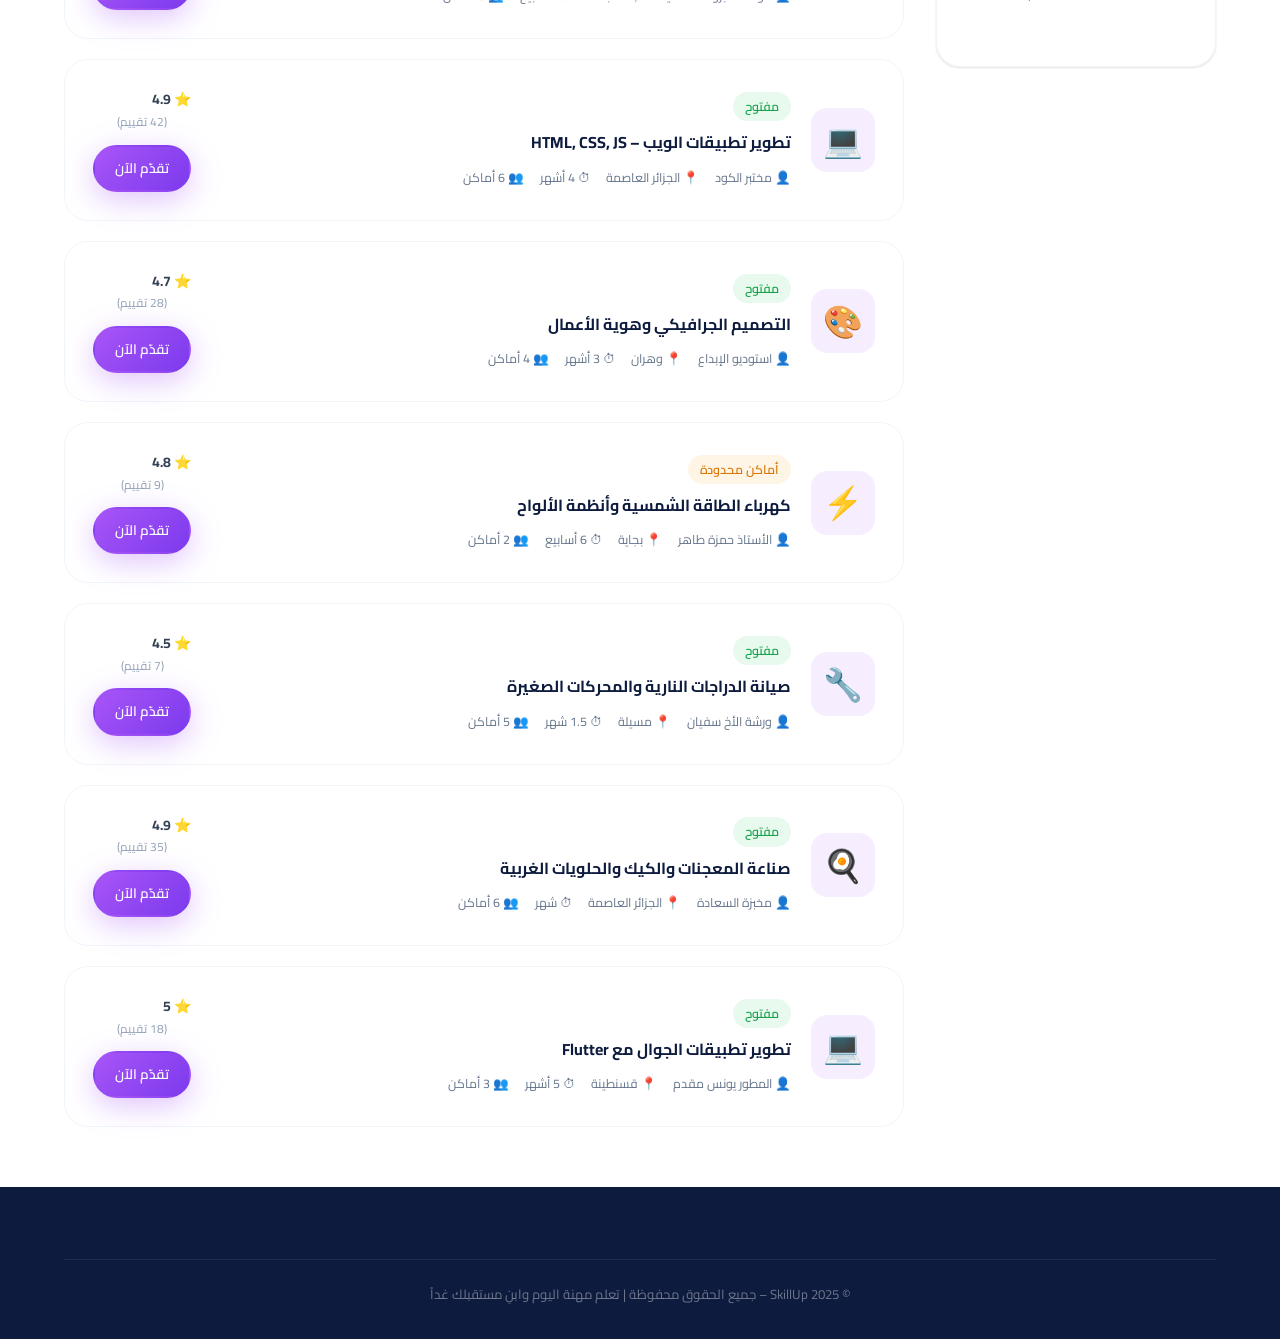
<file: opportunities.html>
<!DOCTYPE html>
<html lang="ar" dir="rtl">
<head>
  <meta charset="UTF-8" />
  <meta name="viewport" content="width=device-width, initial-scale=1.0" />
  <meta name="description" content="تصفح فرص التدريب المهني المتاحة في جميع ولايات الجزائر – SkillUp" />
  <title>فرص التدريب – SkillUp</title>
  <link rel="preconnect" href="https://fonts.googleapis.com" />
  <link href="https://fonts.googleapis.com/css2?family=Cairo:wght@300;400;500;600;700;800;900&display=swap" rel="stylesheet" />
  <link rel="stylesheet" href="style.css" />
  <link rel="stylesheet" href="pages.css" />
</head>
<body>

  <nav class="navbar scrolled" id="navbar">
    <div class="nav-container">
      <a href="index.html" class="nav-logo" style="color:var(--navy)">
        <img src="assets/logo.png" alt="SkillUp" class="logo-img" />
      </a>
      <ul class="nav-links" id="nav-links">
        <li><a href="index.html#features">المميزات</a></li>
        <li><a href="index.html#professions">المهن</a></li>
        <li><a href="opportunities.html" style="color:var(--primary)">الفرص</a></li>
      </ul>
      <div class="nav-actions">
        <a href="login.html" class="btn btn-ghost" id="btn-login">تسجيل الدخول</a>
        <a href="register.html" class="btn btn-primary" id="btn-register">انضم الآن</a>
      </div>
      <button class="hamburger" id="hamburger" aria-label="قائمة"><span></span><span></span><span></span></button>
    </div>
  </nav>

  <!-- PAGE HERO -->
  <div class="page-hero">
    <div class="container">
      <div class="page-hero-content">
        <span class="section-tag">الفرص المتاحة</span>
        <h1>ابحث عن تدريبك المثالي</h1>
        <p>آلاف فرص التدريب في المهن العملية عبر جميع ولايات الجزائر</p>
        <div class="search-bar-wrapper">
          <input type="text" class="search-input" placeholder="ابحث عن مهنة أو ورشة..." id="search-input" />
          <select class="search-select" id="search-wilaya">
            <option value="">الولاية</option>
            <option value="16">الجزائر العاصمة</option>
            <option value="31">وهران</option>
            <option value="25">قسنطينة</option>
            <option value="09">البليدة</option>
            <option value="06">بجاية</option>
            <option value="23">عنابة</option>
            <option value="19">سطيف</option>
            <option value="29">مسيلة</option>
          </select>
          <select class="search-select" id="search-profession">
            <option value="">المهنة</option>
            <option value="electricity">الكهرباء</option>
            <option value="carpentry">النجارة</option>
            <option value="mechanics">الميكانيك</option>
            <option value="cooling">التبريد والتكييف</option>
            <option value="sewing">الخياطة</option>
            <option value="cooking">الطبخ والحلويات</option>
            <option value="design">التصميم الجرافيكي</option>
            <option value="programming">البرمجة</option>
          </select>
          <button class="btn btn-primary" id="btn-search">بحث</button>
        </div>
      </div>
    </div>
  </div>

  <!-- OPPORTUNITIES -->
  <div class="container">
    <div class="opportunities-layout" id="opportunities-section">
      <aside class="filter-sidebar" id="filter-sidebar">
        <div class="filter-card">
          <h3>المهنة</h3>
          <div class="filter-options" id="filter-profession">
            <label class="filter-option active"><input type="checkbox" class="filter-checkbox" checked /> الكل</label>
            <label class="filter-option"><input type="checkbox" class="filter-checkbox" /> ⚡ الكهرباء</label>
            <label class="filter-option"><input type="checkbox" class="filter-checkbox" /> 🪚 النجارة</label>
            <label class="filter-option"><input type="checkbox" class="filter-checkbox" /> 🔧 الميكانيك</label>
            <label class="filter-option"><input type="checkbox" class="filter-checkbox" /> ❄️ التبريد والتكييف</label>
            <label class="filter-option"><input type="checkbox" class="filter-checkbox" /> 🧵 الخياطة</label>
            <label class="filter-option"><input type="checkbox" class="filter-checkbox" /> 🍳 الطبخ والحلويات</label>
            <label class="filter-option"><input type="checkbox" class="filter-checkbox" /> 🎨 التصميم الجرافيكي</label>
            <label class="filter-option"><input type="checkbox" class="filter-checkbox" /> 💻 البرمجة</label>
          </div>
          <h3>المدة</h3>
          <div class="filter-options">
            <label class="filter-option active"><input type="radio" name="duration" class="filter-checkbox" checked /> الكل</label>
            <label class="filter-option"><input type="radio" name="duration" class="filter-checkbox" /> أقل من شهر</label>
            <label class="filter-option"><input type="radio" name="duration" class="filter-checkbox" /> 1–3 أشهر</label>
            <label class="filter-option"><input type="radio" name="duration" class="filter-checkbox" /> أكثر من 3 أشهر</label>
          </div>
          <h3>التقييم</h3>
          <div class="filter-options">
            <label class="filter-option"><input type="radio" name="rating" class="filter-checkbox" checked /> الكل</label>
            <label class="filter-option"><input type="radio" name="rating" class="filter-checkbox" /> ⭐⭐⭐⭐⭐ 5 نجوم</label>
            <label class="filter-option"><input type="radio" name="rating" class="filter-checkbox" /> ⭐⭐⭐⭐ 4+ نجوم</label>
          </div>
        </div>
      </aside>
      <main class="opportunities-grid" id="opp-grid"></main>
    </div>
  </div>

  <footer class="footer" id="footer">
    <div class="container">
      <div class="footer-bottom">
        <p>© 2025 SkillUp – جميع الحقوق محفوظة | تعلم مهنة اليوم وابنِ مستقبلك غداً</p>
      </div>
    </div>
  </footer>

  <script src="app.js"></script>
  <script src="opportunities.js"></script>
</body>
</html>
</file>
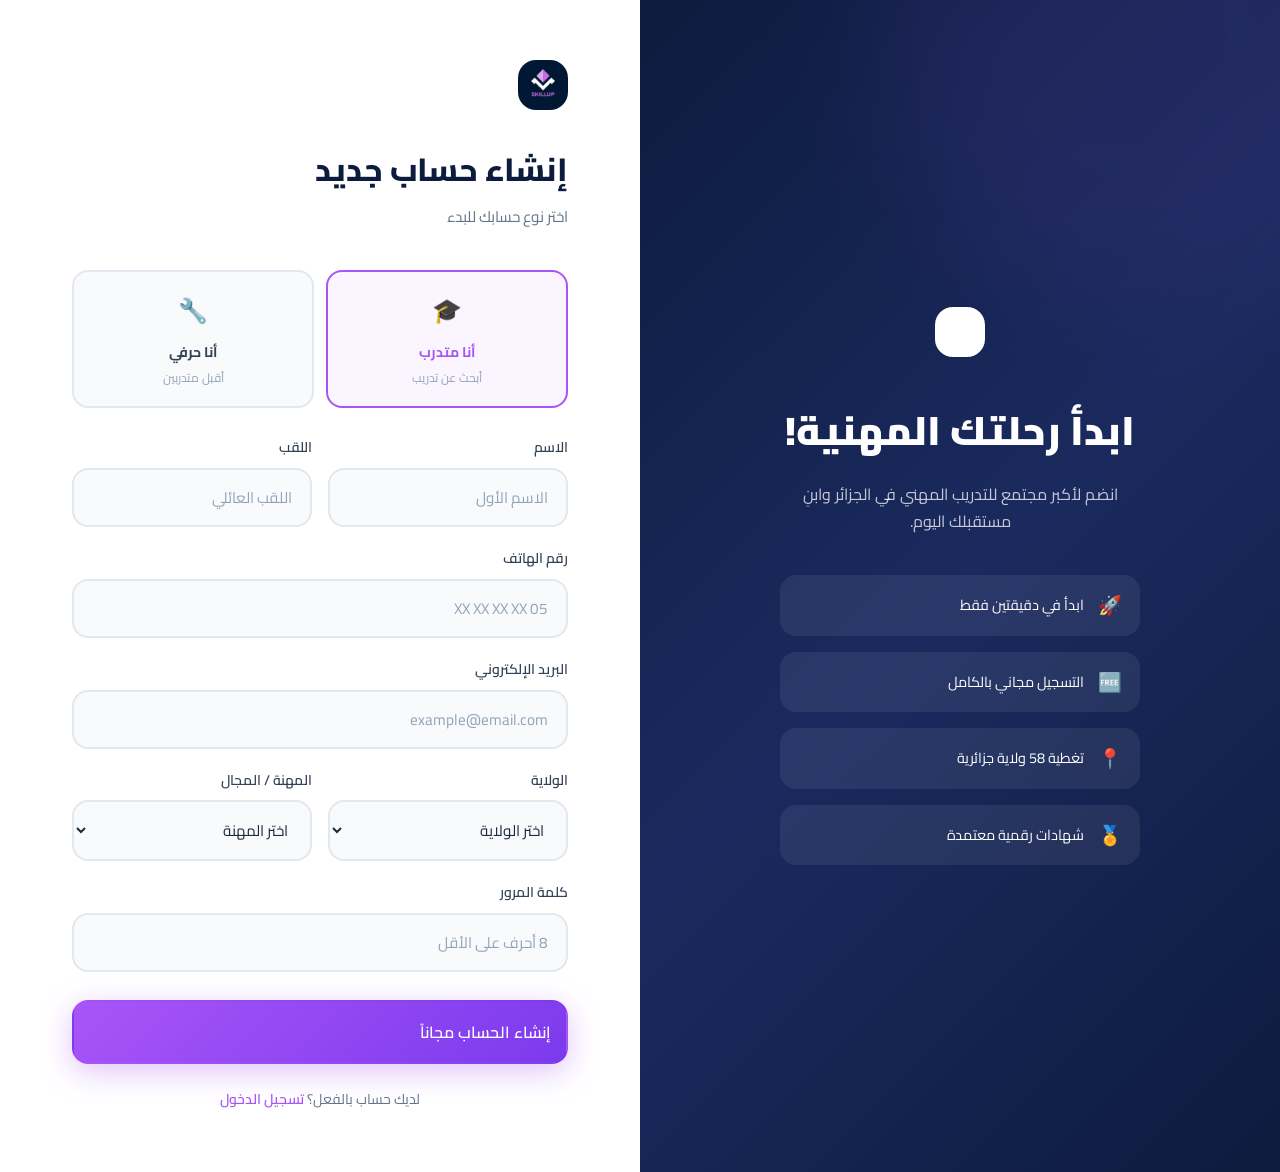
<file: register.html>
<!DOCTYPE html>
<html lang="ar" dir="rtl">
<head>
  <meta charset="UTF-8" />
  <meta name="viewport" content="width=device-width, initial-scale=1.0" />
  <meta name="description" content="إنشاء حساب جديد في منصة مهنتي للتدريب المهني الجزائري" />
  <title>إنشاء حساب – مهنتي</title>
  <link rel="preconnect" href="https://fonts.googleapis.com" />
  <link href="https://fonts.googleapis.com/css2?family=Cairo:wght@300;400;500;600;700;800;900&display=swap" rel="stylesheet" />
  <link rel="stylesheet" href="style.css" />
  <link rel="stylesheet" href="pages.css" />
</head>
<body>
  <div class="auth-page">
    <!-- VISUAL SIDE -->
    <div class="auth-visual">
      <div class="auth-visual-content">
        <a href="index.html" class="nav-logo" style="color:var(--white);margin-bottom:40px;justify-content:center;">
          <img src="assets/logo.png" alt="SkillUp" class="logo-img" style="filter: brightness(0) invert(1);" />
        </a>
        <h2>ابدأ رحلتك المهنية!</h2>
        <p>انضم لأكبر مجتمع للتدريب المهني في الجزائر وابنِ مستقبلك اليوم.</p>
        <div class="auth-features">
          <div class="auth-feature">
            <span class="auth-feature-icon">🚀</span>
            <span>ابدأ في دقيقتين فقط</span>
          </div>
          <div class="auth-feature">
            <span class="auth-feature-icon">🆓</span>
            <span>التسجيل مجاني بالكامل</span>
          </div>
          <div class="auth-feature">
            <span class="auth-feature-icon">📍</span>
            <span>تغطية 58 ولاية جزائرية</span>
          </div>
          <div class="auth-feature">
            <span class="auth-feature-icon">🏅</span>
            <span>شهادات رقمية معتمدة</span>
          </div>
        </div>
      </div>
    </div>

    <!-- FORM SIDE -->
    <div class="auth-form-side">
      <div class="auth-header">
        <a href="index.html" class="nav-logo" style="color:var(--navy)">
          <img src="assets/logo.png" alt="SkillUp" class="logo-img" />
        </a>
        <h1>إنشاء حساب جديد</h1>
        <p>اختر نوع حسابك للبدء</p>
      </div>

      <div class="type-selector" id="type-selector">
        <button class="type-btn active" data-type="trainee" id="type-trainee" onclick="selectType('trainee')">
          <div class="type-btn-icon">🎓</div>
          <div class="type-btn-label">أنا متدرب</div>
          <small style="font-size:0.75rem;color:var(--gray-400)">أبحث عن تدريب</small>
        </button>
        <button class="type-btn" data-type="craftsman" id="type-craftsman" onclick="selectType('craftsman')">
          <div class="type-btn-icon">🔧</div>
          <div class="type-btn-label">أنا حرفي</div>
          <small style="font-size:0.75rem;color:var(--gray-400)">أقبل متدربين</small>
        </button>
      </div>

      <form id="register-form" novalidate>
        <div class="form-row">
          <div class="form-group">
            <label class="form-label" for="reg-fname">الاسم</label>
            <input type="text" class="form-input" id="reg-fname" placeholder="الاسم الأول" required />
          </div>
          <div class="form-group">
            <label class="form-label" for="reg-lname">اللقب</label>
            <input type="text" class="form-input" id="reg-lname" placeholder="اللقب العائلي" required />
          </div>
        </div>
        <div class="form-group">
          <label class="form-label" for="reg-phone">رقم الهاتف</label>
          <input type="tel" class="form-input" id="reg-phone" placeholder="05 XX XX XX XX" required />
        </div>
        <div class="form-group">
          <label class="form-label" for="reg-email">البريد الإلكتروني</label>
          <input type="email" class="form-input" id="reg-email" placeholder="example@email.com" />
        </div>
        <div class="form-row">
          <div class="form-group">
            <label class="form-label" for="reg-wilaya">الولاية</label>
            <select class="form-select" id="reg-wilaya" required>
              <option value="">اختر الولاية</option>
              <option>الجزائر العاصمة</option><option>وهران</option><option>قسنطينة</option>
              <option>البليدة</option><option>بجاية</option><option>عنابة</option>
              <option>سطيف</option><option>مسيلة</option><option>تيزي وزو</option>
              <option>باتنة</option><option>سكيكدة</option><option>جيجل</option>
            </select>
          </div>
          <div class="form-group" id="profession-group">
            <label class="form-label" for="reg-profession">المهنة / المجال</label>
            <select class="form-select" id="reg-profession">
              <option value="">اختر المهنة</option>
              <option>الكهرباء</option><option>النجارة</option><option>الميكانيك</option>
              <option>التبريد والتكييف</option><option>الخياطة</option>
              <option>الطبخ والحلويات</option><option>التصميم الجرافيكي</option>
              <option>البرمجة</option><option>أخرى</option>
            </select>
          </div>
        </div>
        <div class="form-group">
          <label class="form-label" for="reg-password">كلمة المرور</label>
          <input type="password" class="form-input" id="reg-password" placeholder="8 أحرف على الأقل" required />
        </div>
        <div id="register-error" style="display:none;background:rgba(239,68,68,0.1);border:1px solid rgba(239,68,68,0.3);border-radius:var(--radius-md);padding:12px 16px;font-size:0.85rem;color:#dc2626;margin-bottom:16px;"></div>
        <button type="submit" class="btn btn-primary form-submit" id="btn-register-submit">إنشاء الحساب مجاناً</button>
        <p class="form-footer">لديك حساب بالفعل؟ <a href="login.html">تسجيل الدخول</a></p>
      </form>
    </div>
  </div>

  <script src="app.js"></script>
  <script type="module">
    import { registerUser, verifyUser, loginUser } from './api.js';
    const ALGERIA_WILAYAS = [
      'أدرار', 'الشلف', 'الأغواط', 'أم البواقي', 'باتنة', 'بجاية', 'بسكرة', 'بشار',
      'البليدة', 'البويرة', 'تمنراست', 'تبسة', 'تلمسان', 'تيارت', 'تيزي وزو', 'الجزائر العاصمة',
      'الجلفة', 'جيجل', 'سطيف', 'سعيدة', 'سكيكدة', 'سيدي بلعباس', 'عنابة', 'قالمة',
      'قسنطينة', 'المدية', 'مستغانم', 'المسيلة', 'معسكر', 'ورقلة', 'وهران', 'البيض',
      'إليزي', 'برج بوعريريج', 'بومرداس', 'الطارف', 'تندوف', 'تيسمسيلت', 'الوادي', 'خنشلة',
      'سوق أهراس', 'تيبازة', 'ميلة', 'عين الدفلى', 'النعامة', 'عين تموشنت', 'غرداية', 'غليزان',
      'تيميمون', 'برج باجي مختار', 'أولاد جلال', 'بني عباس', 'عين صالح', 'عين قزام',
      'تقرت', 'جانت', 'المغير', 'المنيعة'
    ];

    const wilayaSelect = document.getElementById('reg-wilaya');
    wilayaSelect.innerHTML = '<option value="">اختر الولاية</option>' +
      ALGERIA_WILAYAS.map((wilaya) => `<option value="${wilaya}">${wilaya}</option>`).join('');

    // Pre-select type from URL param
    const params = new URLSearchParams(window.location.search);
    if (params.get('type') === 'craftsman') selectType('craftsman');
    function selectType(type) {
      document.querySelectorAll('.type-btn').forEach(b => b.classList.toggle('active', b.dataset.type === type));
    }
    document.getElementById('register-form').addEventListener('submit', async function(e) {
      e.preventDefault();
      const fname = document.getElementById('reg-fname').value.trim();
      const lname = document.getElementById('reg-lname').value.trim();
      const phone = document.getElementById('reg-phone').value.trim();
      const wilaya = document.getElementById('reg-wilaya').value;
      const profession = document.getElementById('reg-profession').value;
      const pass = document.getElementById('reg-password').value.trim();
      const email = document.getElementById('reg-email').value.trim() || `${phone}@skillup.local`;
      const role = document.querySelector('.type-btn.active')?.dataset.type === 'craftsman' ? 'trainer' : 'trainee';
      const errEl = document.getElementById('register-error');
      if (!fname || !lname || !phone || !wilaya || !pass) {
        errEl.textContent = 'يرجى ملء جميع الحقول الإلزامية.';
        errEl.style.display = 'block'; return;
      }
      if (pass.length < 8) {
        errEl.textContent = 'يجب أن تكون كلمة المرور 8 أحرف على الأقل.';
        errEl.style.display = 'block'; return;
      }
      errEl.style.display = 'none';
      const btn = document.getElementById('btn-register-submit');
      btn.textContent = '⏳ جارٍ الإنشاء...';
      btn.disabled = true;
      try {
        const full_name = `${fname} ${lname}`;
        const result = await registerUser({ email, full_name, password: pass, role, phone, wilaya, profession });
        if (result.verification_code) {
          await verifyUser(email, result.verification_code);
        }
        if (result.user?.account_status === 'approved') {
          await loginUser(email, pass);
          btn.textContent = '✅ تم الإنشاء وتسجيل الدخول'; btn.style.background = 'var(--success)';
          window.location.replace('dashboard.html');
          return;
        }
        errEl.style.display = 'block';
        errEl.style.color = '#166534';
        errEl.style.borderColor = 'rgba(34,197,94,0.35)';
        errEl.style.background = 'rgba(34,197,94,0.1)';
        errEl.textContent = 'تم إنشاء الحساب وتأكيده. الحساب الآن في انتظار موافقة المدير قبل تسجيل الدخول.';
        btn.textContent = 'في انتظار موافقة المدير';
        btn.disabled = true;
      } catch (err) {
        errEl.textContent = err.detail || JSON.stringify(err);
        errEl.style.display = 'block';
        btn.textContent = 'إنشاء الحساب'; btn.disabled = false;
      }
    });
  </script>
</body>
</html>
</file>
<file: style.css>
﻿/* ======================================================
   SkillUp â€“ CSS Design System
   ====================================================== */

@import url('https://fonts.googleapis.com/css2?family=Cairo:wght@300;400;500;600;700;800;900&family=Tajawal:wght@300;400;500;700;800&display=swap');

/* ---- TOKENS ---- */
:root {
  --primary: #a855f7;
  --primary-dark: #9333ea;
  --primary-light: #e9d5ff;
  --secondary: #6366f1;
  --secondary-dark: #4f46e5;
  --accent: #c084fc;
  --navy: #0d1b3e;
  --navy-soft: #1a2a5e;
  --dark: #111827;
  --gray-50: #f8fafc;
  --gray-100: #f1f5f9;
  --gray-200: #e2e8f0;
  --gray-300: #cbd5e1;
  --gray-400: #94a3b8;
  --gray-500: #64748b;
  --gray-600: #475569;
  --gray-700: #334155;
  --gray-800: #1e293b;
  --gray-900: #0f172a;
  --white: #ffffff;
  --success: #22c55e;
  --warning: #f59e0b;
  --danger: #ef4444;

  --gradient-primary: linear-gradient(135deg, #a855f7 0%, #7c3aed 100%);
  --gradient-secondary: linear-gradient(135deg, #6366f1 0%, #a855f7 100%);
  --gradient-hero: linear-gradient(135deg, #0d1b3e 0%, #1a2a5e 50%, #0d1b3e 100%);
  --gradient-card: linear-gradient(135deg, rgba(168,85,247,0.08) 0%, rgba(99,102,241,0.08) 100%);

  --shadow-sm: 0 1px 3px rgba(0,0,0,0.08), 0 1px 2px rgba(0,0,0,0.05);
  --shadow-md: 0 4px 16px rgba(0,0,0,0.10);
  --shadow-lg: 0 10px 40px rgba(0,0,0,0.15);
  --shadow-xl: 0 20px 60px rgba(0,0,0,0.20);
  --shadow-orange: 0 8px 30px rgba(168,85,247,0.35);
  --shadow-teal: 0 8px 30px rgba(99,102,241,0.30);

  --radius-sm: 8px;
  --radius-md: 16px;
  --radius-lg: 24px;
  --radius-xl: 32px;
  --radius-full: 9999px;

  --font-primary: 'Cairo', 'Tajawal', sans-serif;
  --transition: 0.3s cubic-bezier(0.4, 0, 0.2, 1);
  --transition-slow: 0.5s cubic-bezier(0.4, 0, 0.2, 1);
}

/* ---- RESET ---- */
*, *::before, *::after { box-sizing: border-box; margin: 0; padding: 0; }
html { scroll-behavior: smooth; font-size: 16px; }
body {
  font-family: var(--font-primary);
  color: var(--gray-800);
  background: var(--white);
  direction: rtl;
  overflow-x: hidden;
  line-height: 1.7;
}
img { max-width: 100%; display: block; }
a { text-decoration: none; color: inherit; }
ul { list-style: none; }
button { cursor: pointer; border: none; background: none; font-family: inherit; }

/* ---- UTILITIES ---- */
.container {
  max-width: 1200px;
  margin: 0 auto;
  padding: 0 24px;
}
.section { padding: 100px 0; }
.hidden { display: none !important; }
.gradient-text {
  background: var(--gradient-primary);
  -webkit-background-clip: text;
  -webkit-text-fill-color: transparent;
  background-clip: text;
}

/* ---- BUTTONS ---- */
.btn {
  display: inline-flex;
  align-items: center;
  gap: 8px;
  padding: 12px 28px;
  border-radius: var(--radius-full);
  font-family: var(--font-primary);
  font-weight: 600;
  font-size: 0.95rem;
  transition: var(--transition);
  cursor: pointer;
  border: 2px solid transparent;
  white-space: nowrap;
}
.btn-primary {
  background: var(--gradient-primary);
  color: var(--white);
  box-shadow: var(--shadow-orange);
}
.btn-primary:hover {
  transform: translateY(-2px);
  box-shadow: 0 12px 40px rgba(168,85,247,0.45);
}
.btn-secondary {
  background: rgba(99,102,241,0.1);
  color: var(--secondary);
  border-color: var(--secondary);
}
.btn-secondary:hover {
  background: var(--secondary);
  color: var(--white);
  transform: translateY(-2px);
  box-shadow: var(--shadow-teal);
}
.btn-ghost {
  color: var(--gray-600);
  border-color: var(--gray-200);
  background: transparent;
}
.btn-ghost:hover {
  background: var(--gray-100);
  color: var(--primary);
  border-color: var(--primary-light);
}
.btn-white {
  background: var(--white);
  color: var(--primary);
  font-weight: 700;
}
.btn-white:hover {
  transform: translateY(-2px);
  box-shadow: 0 8px 30px rgba(0,0,0,0.20);
}
.btn-outline-white {
  background: transparent;
  color: var(--white);
  border-color: rgba(255,255,255,0.5);
}
.btn-outline-white:hover {
  background: rgba(255,255,255,0.15);
  border-color: var(--white);
  transform: translateY(-2px);
}
.btn-lg { padding: 16px 36px; font-size: 1.05rem; }

/* ---- SECTION HEADER ---- */
.section-header {
  text-align: center;
  margin-bottom: 64px;
}
.section-tag {
  display: inline-block;
  padding: 6px 18px;
  background: rgba(168,85,247,0.1);
  color: var(--primary);
  border-radius: var(--radius-full);
  font-size: 0.85rem;
  font-weight: 700;
  letter-spacing: 0.05em;
  margin-bottom: 16px;
}
.section-tag.light {
  background: rgba(255,255,255,0.15);
  color: var(--white);
}
.section-title {
  font-size: clamp(2rem, 4vw, 2.75rem);
  font-weight: 800;
  color: var(--navy);
  line-height: 1.2;
  margin-bottom: 16px;
}
.section-title.light { color: var(--white); }
.section-subtitle {
  font-size: 1.1rem;
  color: var(--gray-500);
  max-width: 560px;
  margin: 0 auto;
}
.section-subtitle.light { color: rgba(255,255,255,0.8); }
.section-cta { text-align: center; margin-top: 48px; }

/* ============================================================
   NAVBAR
   ============================================================ */
.navbar {
  position: fixed;
  top: 0;
  right: 0;
  left: 0;
  z-index: 1000;
  padding: 16px 0;
  transition: var(--transition);
  backdrop-filter: blur(0px);
}
.navbar.scrolled {
  background: rgba(255,255,255,0.97);
  backdrop-filter: blur(20px);
  box-shadow: var(--shadow-md);
  padding: 10px 0;
}
.nav-container {
  max-width: 1200px;
  margin: 0 auto;
  padding: 0 24px;
  display: flex;
  align-items: center;
  gap: 40px;
}
.nav-logo {
  display: flex;
  align-items: center;
  gap: 10px;
  font-size: 1.5rem;
  font-weight: 900;
  color: var(--white);
  transition: var(--transition);
  flex-shrink: 0;
}
.logo-img {
  width: 50px;
  height: 50px;
  object-fit: contain;
  border-radius: 18px;
  transition: var(--transition);
}
.navbar.scrolled .nav-logo { color: var(--navy); }
.logo-icon { font-size: 1.8rem; }
.nav-links {
  display: flex;
  align-items: center;
  gap: 8px;
  flex: 1;
}
.nav-links a {
  padding: 8px 14px;
  border-radius: var(--radius-full);
  color: rgba(255,255,255,0.85);
  font-weight: 600;
  font-size: 0.9rem;
  transition: var(--transition);
}
.navbar.scrolled .nav-links a { color: var(--gray-600); }
.nav-links a:hover {
  color: var(--primary);
  background: rgba(168,85,247,0.08);
}
.nav-actions {
  display: flex;
  align-items: center;
  gap: 12px;
  flex-shrink: 0;
}
.navbar .btn-ghost {
  color: rgba(255,255,255,0.85);
  border-color: rgba(255,255,255,0.3);
}
.navbar.scrolled .btn-ghost {
  color: var(--gray-600);
  border-color: var(--gray-200);
}
.hamburger {
  display: none;
  flex-direction: column;
  gap: 5px;
  padding: 8px;
  margin-right: auto;
}
.hamburger span {
  display: block;
  width: 24px;
  height: 2px;
  background: var(--white);
  border-radius: 2px;
  transition: var(--transition);
}
.navbar.scrolled .hamburger span { background: var(--navy); }

/* ============================================================
   HERO
   ============================================================ */
.hero {
  min-height: 100vh;
  background: var(--gradient-hero);
  position: relative;
  display: flex;
  align-items: center;
  overflow: hidden;
}
.hero-bg-shapes { position: absolute; inset: 0; pointer-events: none; }
.shape {
  position: absolute;
  border-radius: 50%;
  filter: blur(80px);
  opacity: 0.15;
}
.shape-1 {
  width: 600px; height: 600px;
  background: var(--primary);
  top: -200px; right: -100px;
  animation: float 8s ease-in-out infinite;
}
.shape-2 {
  width: 500px; height: 500px;
  background: var(--secondary);
  bottom: -150px; left: -100px;
  animation: float 10s ease-in-out infinite reverse;
}
.shape-3 {
  width: 300px; height: 300px;
  background: var(--accent);
  top: 50%; left: 30%;
  animation: float 7s ease-in-out infinite 2s;
}
@keyframes float {
  0%, 100% { transform: translateY(0) scale(1); }
  50% { transform: translateY(-30px) scale(1.05); }
}
.hero-container {
  max-width: 1200px;
  margin: 0 auto;
  padding: 120px 24px 60px;
  display: grid;
  grid-template-columns: 1fr 1fr;
  gap: 60px;
  align-items: center;
  position: relative;
  z-index: 1;
}
.hero-badge {
  display: inline-flex;
  align-items: center;
  gap: 8px;
  padding: 8px 20px;
  background: rgba(168,85,247,0.15);
  border: 1px solid rgba(168,85,247,0.3);
  border-radius: var(--radius-full);
  color: #fed7aa;
  font-size: 0.85rem;
  font-weight: 600;
  margin-bottom: 24px;
}
.badge-dot {
  width: 8px; height: 8px;
  background: var(--primary);
  border-radius: 50%;
  animation: pulse 2s infinite;
}
@keyframes pulse {
  0%, 100% { opacity: 1; transform: scale(1); }
  50% { opacity: 0.5; transform: scale(1.3); }
}
.hero-title {
  font-size: clamp(2.5rem, 5vw, 3.75rem);
  font-weight: 900;
  color: var(--white);
  line-height: 1.15;
  margin-bottom: 24px;
}
.hero-subtitle {
  font-size: 1.15rem;
  color: rgba(255,255,255,0.75);
  margin-bottom: 40px;
  max-width: 480px;
}
.hero-stats {
  display: flex;
  align-items: center;
  gap: 32px;
  margin-bottom: 40px;
}
.stat {
  text-align: center;
}
.stat-num {
  display: block;
  font-size: 2rem;
  font-weight: 900;
  color: var(--primary);
  line-height: 1;
}
.stat span { color: var(--primary); font-size: 1.5rem; font-weight: 900; }
.stat-label {
  display: block;
  font-size: 0.8rem;
  color: rgba(255,255,255,0.6);
  margin-top: 4px;
}
.stat-divider {
  width: 1px;
  height: 40px;
  background: rgba(255,255,255,0.2);
}
.hero-actions {
  display: flex;
  gap: 16px;
  flex-wrap: wrap;
}
.hero-image { position: relative; }
.hero-img-wrapper {
  position: relative;
  border-radius: var(--radius-xl);
  overflow: visible;
}
.hero-illustration {
  width: 100%;
  border-radius: var(--radius-xl);
  box-shadow: var(--shadow-xl);
  animation: fadeInUp 0.8s ease 0.3s both;
}
@keyframes fadeInUp {
  from { opacity: 0; transform: translateY(30px); }
  to { opacity: 1; transform: translateY(0); }
}
.floating-card {
  position: absolute;
  background: rgba(255,255,255,0.97);
  backdrop-filter: blur(20px);
  border-radius: var(--radius-md);
  padding: 12px 16px;
  display: flex;
  align-items: center;
  gap: 10px;
  box-shadow: var(--shadow-lg);
  animation: float 5s ease-in-out infinite;
}
.floating-card .card-icon { font-size: 1.5rem; }
.floating-card strong { display: block; font-size: 0.85rem; color: var(--navy); font-weight: 700; }
.floating-card small { font-size: 0.75rem; color: var(--gray-500); }
.card-1 { bottom: 10%; right: -30px; animation-delay: 0s; }
.card-2 { top: 15%; left: -30px; animation-delay: 1.5s; }
.card-3 { top: 45%; left: -40px; animation-delay: 3s; }
.hero-wave {
  position: absolute;
  bottom: 0; left: 0; right: 0;
  line-height: 0;
}
.hero-wave svg { width: 100%; height: 80px; }

/* ============================================================
   FEATURES
   ============================================================ */
.features { background: var(--gray-50); }
.features-grid {
  display: grid;
  grid-template-columns: repeat(4, 1fr);
  gap: 24px;
}
.feature-card {
  background: var(--white);
  border-radius: var(--radius-lg);
  padding: 32px 24px;
  box-shadow: var(--shadow-sm);
  border: 1px solid var(--gray-100);
  transition: var(--transition);
  cursor: default;
  opacity: 0;
  transform: translateY(20px);
}
.feature-card.visible {
  opacity: 1;
  transform: translateY(0);
}
.feature-card:hover {
  transform: translateY(-6px);
  box-shadow: var(--shadow-lg);
  border-color: transparent;
}
.feature-icon {
  width: 56px; height: 56px;
  border-radius: var(--radius-md);
  display: flex;
  align-items: center;
  justify-content: center;
  font-size: 1.5rem;
  margin-bottom: 20px;
  background: color-mix(in srgb, var(--icon-color) 12%, transparent);
}
.feature-card h3 {
  font-size: 1rem;
  font-weight: 700;
  color: var(--navy);
  margin-bottom: 10px;
}
.feature-card p {
  font-size: 0.875rem;
  color: var(--gray-500);
  line-height: 1.65;
}

/* ============================================================
   HOW IT WORKS
   ============================================================ */
.how-it-works { background: var(--white); position: relative; }
.how-bg {
  position: absolute;
  inset: 0;
  background: radial-gradient(ellipse at 50% 0%, rgba(168,85,247,0.04) 0%, transparent 70%);
  pointer-events: none;
}
.tabs-wrapper { position: relative; }
.tabs {
  display: flex;
  gap: 8px;
  justify-content: center;
  margin-bottom: 56px;
  background: var(--gray-100);
  padding: 6px;
  border-radius: var(--radius-full);
  max-width: 360px;
  margin-left: auto;
  margin-right: auto;
}
.tab {
  flex: 1;
  padding: 12px 28px;
  border-radius: var(--radius-full);
  font-family: var(--font-primary);
  font-weight: 700;
  font-size: 0.9rem;
  color: var(--gray-500);
  transition: var(--transition);
}
.tab.active {
  background: var(--white);
  color: var(--primary);
  box-shadow: var(--shadow-sm);
}
.steps-grid {
  display: grid;
  grid-template-columns: 1fr auto 1fr auto 1fr auto 1fr;
  align-items: center;
  gap: 16px;
}
.step {
  background: var(--gray-50);
  border-radius: var(--radius-lg);
  padding: 32px 24px;
  text-align: center;
  border: 1px solid var(--gray-100);
  transition: var(--transition);
  position: relative;
}
.step:hover {
  border-color: var(--primary-light);
  box-shadow: 0 8px 30px rgba(168,85,247,0.1);
  transform: translateY(-4px);
}
.step-number {
  position: absolute;
  top: -14px;
  right: 50%;
  transform: translateX(50%);
  background: var(--gradient-primary);
  color: var(--white);
  width: 32px; height: 32px;
  border-radius: 50%;
  font-size: 0.8rem;
  font-weight: 800;
  display: flex;
  align-items: center;
  justify-content: center;
}
.step-icon { font-size: 2.5rem; margin: 8px 0 16px; }
.step h3 { font-size: 1rem; font-weight: 700; color: var(--navy); margin-bottom: 10px; }
.step p { font-size: 0.85rem; color: var(--gray-500); line-height: 1.6; }
.step-arrow {
  font-size: 1.5rem;
  color: var(--gray-300);
  flex-shrink: 0;
}

/* ============================================================
   PROFESSIONS
   ============================================================ */
.professions { background: var(--gray-50); }
.professions-grid {
  display: grid;
  grid-template-columns: repeat(4, 1fr);
  gap: 20px;
}
.profession-card {
  background: var(--white);
  border: 1px solid var(--gray-100);
  border-radius: var(--radius-lg);
  padding: 24px 20px;
  display: flex;
  align-items: center;
  gap: 16px;
  transition: var(--transition);
  cursor: pointer;
  position: relative;
  overflow: hidden;
}
.profession-card::before {
  content: '';
  position: absolute;
  inset: 0;
  background: var(--gradient-primary);
  opacity: 0;
  transition: var(--transition);
}
.profession-card:hover {
  border-color: transparent;
  transform: translateY(-4px);
  box-shadow: var(--shadow-lg);
  color: var(--white);
}
.profession-card:hover::before { opacity: 1; }
.profession-card:hover .prof-count { color: rgba(255,255,255,0.75); }
.profession-card:hover .prof-arrow { color: rgba(255,255,255,0.8); }
.prof-icon { font-size: 2rem; position: relative; z-index: 1; flex-shrink: 0; }
.prof-info { flex: 1; position: relative; z-index: 1; }
.prof-info h3 { font-size: 0.95rem; font-weight: 700; color: var(--navy); margin-bottom: 4px; transition: var(--transition); }
.profession-card:hover .prof-info h3 { color: var(--white); }
.prof-count { font-size: 0.8rem; color: var(--primary); font-weight: 600; }
.prof-arrow { position: relative; z-index: 1; color: var(--gray-300); font-size: 1rem; transition: var(--transition); }
.profession-card:hover .prof-arrow { transform: translateX(-4px); }

/* ============================================================
   IMPACT
   ============================================================ */
.impact {
  position: relative;
  padding: 100px 0;
}
.impact-bg {
  position: absolute;
  inset: 0;
  background: linear-gradient(135deg, #0f172a 0%, #0d9488 50%, #0f172a 100%);
  z-index: 0;
}
.impact .container { position: relative; z-index: 1; }
.impact-grid {
  display: grid;
  grid-template-columns: repeat(3, 1fr);
  gap: 24px;
}
.impact-card {
  background: rgba(255,255,255,0.07);
  backdrop-filter: blur(10px);
  border: 1px solid rgba(255,255,255,0.1);
  border-radius: var(--radius-lg);
  padding: 36px 28px;
  text-align: center;
  transition: var(--transition);
}
.impact-card:hover {
  background: rgba(255,255,255,0.12);
  border-color: rgba(255,255,255,0.2);
  transform: translateY(-4px);
}
.impact-icon { font-size: 2.5rem; margin-bottom: 20px; }
.impact-card h3 { font-size: 1.1rem; font-weight: 700; color: var(--white); margin-bottom: 12px; }
.impact-card p { font-size: 0.875rem; color: rgba(255,255,255,0.7); line-height: 1.65; }

/* ============================================================
   TESTIMONIALS
   ============================================================ */
.testimonials { background: var(--white); }
.testimonials-slider {
  max-width: 680px;
  margin: 0 auto;
  position: relative;
  min-height: 260px;
}
.testimonial-card {
  position: absolute;
  inset: 0;
  background: var(--gray-50);
  border-radius: var(--radius-xl);
  padding: 40px;
  border: 1px solid var(--gray-100);
  opacity: 0;
  transform: translateX(30px);
  transition: all 0.5s ease;
  pointer-events: none;
}
.testimonial-card.active {
  opacity: 1;
  transform: translateX(0);
  pointer-events: all;
}
.testimonial-quote {
  font-size: 3rem;
  color: var(--primary);
  line-height: 1;
  margin-bottom: 16px;
  font-family: Georgia, serif;
}
.testimonial-text {
  font-size: 1.05rem;
  color: var(--gray-700);
  line-height: 1.75;
  margin-bottom: 28px;
  font-style: italic;
}
.testimonial-author {
  display: flex;
  align-items: center;
  gap: 14px;
}
.author-avatar {
  width: 48px; height: 48px;
  background: var(--gradient-primary);
  color: var(--white);
  border-radius: 50%;
  display: flex;
  align-items: center;
  justify-content: center;
  font-weight: 700;
  font-size: 0.85rem;
  flex-shrink: 0;
}
.author-info { flex: 1; }
.author-info strong { display: block; font-size: 0.95rem; color: var(--navy); font-weight: 700; }
.author-info span { font-size: 0.8rem; color: var(--gray-500); }
.testimonial-stars { font-size: 0.9rem; }
.testimonial-dots {
  display: flex;
  justify-content: center;
  gap: 8px;
  margin-top: 280px;
}
.dot {
  width: 10px; height: 10px;
  border-radius: 50%;
  background: var(--gray-200);
  cursor: pointer;
  transition: var(--transition);
}
.dot.active {
  background: var(--primary);
  transform: scale(1.3);
}

/* ============================================================
   CTA SECTION
   ============================================================ */
.cta-section { background: var(--gray-50); }
.cta-card {
  background: var(--gradient-primary);
  border-radius: var(--radius-xl);
  padding: 72px 64px;
  text-align: center;
  position: relative;
  overflow: hidden;
  box-shadow: var(--shadow-orange);
}
.cta-content { position: relative; z-index: 1; }
.cta-card h2 { font-size: clamp(1.75rem, 4vw, 2.5rem); font-weight: 800; color: var(--white); margin-bottom: 16px; }
.cta-card p { font-size: 1.05rem; color: rgba(255,255,255,0.85); margin-bottom: 40px; }
.cta-actions { display: flex; justify-content: center; gap: 16px; flex-wrap: wrap; }
.cta-decoration { position: absolute; inset: 0; pointer-events: none; }
.cta-circle {
  position: absolute;
  border-radius: 50%;
  border: 2px solid rgba(255,255,255,0.15);
}
.c1 { width: 300px; height: 300px; top: -150px; left: -50px; }
.c2 { width: 200px; height: 200px; bottom: -100px; right: 5%; }
.c3 { width: 150px; height: 150px; top: 50%; right: 15%; transform: translateY(-50%); }

/* ============================================================
   FOOTER
   ============================================================ */
.footer {
  background: var(--navy);
  color: rgba(255,255,255,0.75);
  padding: 72px 0 32px;
}
.footer-grid {
  display: grid;
  grid-template-columns: 2fr 1fr 1fr 1fr;
  gap: 48px;
  margin-bottom: 48px;
}
.footer-brand .nav-logo { color: var(--white); margin-bottom: 16px; }
.footer-brand p { font-size: 0.875rem; line-height: 1.7; color: rgba(255,255,255,0.6); margin-bottom: 24px; }
.social-links { display: flex; gap: 12px; }
.social-link {
  width: 40px; height: 40px;
  border-radius: 50%;
  background: rgba(255,255,255,0.08);
  border: 1px solid rgba(255,255,255,0.1);
  display: flex; align-items: center; justify-content: center;
  font-size: 0.75rem;
  font-weight: 700;
  color: rgba(255,255,255,0.7);
  transition: var(--transition);
  text-transform: uppercase;
}
.social-link:hover { background: var(--primary); border-color: var(--primary); color: var(--white); }
.footer-links-col h4 { font-size: 0.95rem; font-weight: 700; color: var(--white); margin-bottom: 20px; }
.footer-links-col ul { display: flex; flex-direction: column; gap: 10px; }
.footer-links-col li { font-size: 0.875rem; }
.footer-links-col a { color: rgba(255,255,255,0.6); transition: var(--transition); }
.footer-links-col a:hover { color: var(--primary); }
.footer-bottom {
  border-top: 1px solid rgba(255,255,255,0.08);
  padding-top: 24px;
  text-align: center;
  font-size: 0.825rem;
  color: rgba(255,255,255,0.4);
}

/* ============================================================
   RESPONSIVE
   ============================================================ */
@media (max-width: 1024px) {
  .features-grid { grid-template-columns: repeat(2, 1fr); }
  .professions-grid { grid-template-columns: repeat(2, 1fr); }
  .footer-grid { grid-template-columns: 1fr 1fr; }
  .steps-grid {
    grid-template-columns: 1fr 1fr;
    grid-template-rows: auto auto;
  }
  .step-arrow:nth-of-type(even) { display: none; }
}

@media (max-width: 768px) {
  .section { padding: 72px 0; }
  .hero-container { grid-template-columns: 1fr; padding-top: 100px; text-align: center; }
  .hero-image { display: none; }
  .hero-actions { justify-content: center; }
  .hero-stats { justify-content: center; }
  .nav-links, .nav-actions { display: none; }
  .hamburger { display: flex; }
  .nav-links.open {
    display: flex;
    flex-direction: column;
    position: fixed;
    top: 0; right: 0; bottom: 0;
    width: 280px;
    background: var(--navy);
    padding: 100px 32px 40px;
    box-shadow: var(--shadow-xl);
    z-index: 999;
  }
  .nav-links.open a { color: var(--white); padding: 14px 16px; border-radius: var(--radius-md); }
  .impact-grid { grid-template-columns: 1fr; }
  .features-grid { grid-template-columns: 1fr; }
  .professions-grid { grid-template-columns: 1fr 1fr; }
  .steps-grid { grid-template-columns: 1fr; }
  .step-arrow { display: none; }
  .footer-grid { grid-template-columns: 1fr; }
  .cta-card { padding: 48px 24px; }
}
@media (max-width: 480px) {
  .professions-grid { grid-template-columns: 1fr; }
  .hero-title { font-size: 2rem; }
}
</file>
<file: pages.css>
﻿/* ============================================================
   Ù…Ù‡Ù†ØªÙŠ â€“ Pages Styles (Opportunities, Login, Register)
   ============================================================ */

/* ---- OPPORTUNITIES PAGE ---- */
.page-hero {
  background: var(--gradient-hero);
  padding: 140px 0 80px;
  position: relative;
  overflow: hidden;
}
.page-hero::after {
  content: '';
  position: absolute;
  bottom: 0; left: 0; right: 0;
  height: 80px;
  background: var(--gray-50);
  clip-path: ellipse(60% 100% at 50% 100%);
}
.page-hero-content { text-align: center; position: relative; z-index: 1; }
.page-hero h1 { font-size: clamp(2rem, 5vw, 3rem); font-weight: 900; color: var(--white); margin-bottom: 16px; }
.page-hero p { font-size: 1.1rem; color: rgba(255,255,255,0.8); max-width: 500px; margin: 0 auto; }

.search-bar-wrapper {
  max-width: 800px;
  margin: 40px auto 0;
  background: var(--white);
  border-radius: var(--radius-full);
  padding: 8px;
  display: flex;
  gap: 8px;
  box-shadow: var(--shadow-xl);
}
.search-input {
  flex: 1;
  border: none;
  outline: none;
  padding: 12px 20px;
  font-family: var(--font-primary);
  font-size: 0.95rem;
  color: var(--gray-800);
  background: transparent;
  direction: rtl;
}
.search-select {
  border: none;
  outline: none;
  padding: 12px 16px;
  font-family: var(--font-primary);
  font-size: 0.9rem;
  color: var(--gray-600);
  background: var(--gray-100);
  border-radius: var(--radius-full);
  cursor: pointer;
  direction: rtl;
}

.opportunities-layout {
  display: grid;
  grid-template-columns: 280px 1fr;
  gap: 32px;
  padding: 60px 0;
}
.filter-sidebar {
  position: sticky;
  top: 100px;
  height: fit-content;
}
.filter-card {
  background: var(--white);
  border-radius: var(--radius-lg);
  padding: 28px;
  border: 1px solid var(--gray-100);
  box-shadow: var(--shadow-sm);
}
.filter-card h3 { font-size: 0.9rem; font-weight: 700; color: var(--gray-500); text-transform: uppercase; letter-spacing: 0.05em; margin-bottom: 16px; padding-bottom: 12px; border-bottom: 1px solid var(--gray-100); }
.filter-options { display: flex; flex-direction: column; gap: 8px; margin-bottom: 24px; }
.filter-option {
  display: flex;
  align-items: center;
  gap: 10px;
  padding: 10px 14px;
  border-radius: var(--radius-md);
  cursor: pointer;
  transition: var(--transition);
  font-size: 0.875rem;
  color: var(--gray-600);
}
.filter-option:hover { background: rgba(168,85,247,0.06); color: var(--primary); }
.filter-option.active { background: rgba(168,85,247,0.1); color: var(--primary); font-weight: 600; }
.filter-checkbox { width: 16px; height: 16px; accent-color: var(--primary); }

.opportunities-grid { display: flex; flex-direction: column; gap: 20px; }
.opp-card {
  background: var(--white);
  border: 1px solid var(--gray-100);
  border-radius: var(--radius-lg);
  padding: 28px;
  display: flex;
  align-items: center;
  gap: 20px;
  transition: var(--transition);
  cursor: pointer;
}
.opp-card:hover {
  border-color: var(--primary-light);
  box-shadow: var(--shadow-md);
  transform: translateX(-4px);
}
.opp-icon-wrapper {
  width: 64px; height: 64px;
  border-radius: var(--radius-md);
  background: rgba(168,85,247,0.1);
  display: flex; align-items: center; justify-content: center;
  font-size: 2rem;
  flex-shrink: 0;
}
.opp-main { flex: 1; }
.opp-main h3 { font-size: 1rem; font-weight: 700; color: var(--navy); margin-bottom: 6px; }
.opp-meta { display: flex; gap: 16px; flex-wrap: wrap; margin-top: 10px; }
.opp-tag {
  display: inline-flex; align-items: center; gap: 4px;
  font-size: 0.78rem; color: var(--gray-500);
}
.opp-badge {
  display: inline-block;
  padding: 4px 12px;
  border-radius: var(--radius-full);
  font-size: 0.78rem;
  font-weight: 600;
  margin-bottom: 8px;
}
.badge-open { background: rgba(34,197,94,0.1); color: #16a34a; }
.badge-few { background: rgba(245,158,11,0.1); color: #d97706; }
.opp-rating { display: flex; align-items: center; gap: 4px; font-size: 0.875rem; font-weight: 700; color: var(--gray-700); }
.opp-action { flex-shrink: 0; }

/* ---- AUTH PAGES ---- */
.auth-page {
  min-height: 100vh;
  display: grid;
  grid-template-columns: 1fr 1fr;
}
.auth-visual {
  background: var(--gradient-hero);
  display: flex;
  flex-direction: column;
  align-items: center;
  justify-content: center;
  padding: 60px;
  position: relative;
  overflow: hidden;
}
.auth-visual::before {
  content: '';
  position: absolute;
  width: 500px; height: 500px;
  background: var(--primary);
  border-radius: 50%;
  opacity: 0.08;
  top: -200px; right: -100px;
  filter: blur(60px);
}
.auth-visual-content { position: relative; z-index: 1; text-align: center; }
.auth-visual h2 { font-size: 2.5rem; font-weight: 900; color: var(--white); margin-bottom: 16px; }
.auth-visual p { font-size: 1rem; color: rgba(255,255,255,0.75); line-height: 1.7; max-width: 360px; margin: 0 auto 40px; }
.auth-features { display: flex; flex-direction: column; gap: 16px; }
.auth-feature {
  display: flex; align-items: center; gap: 14px;
  background: rgba(255,255,255,0.07);
  border-radius: var(--radius-md);
  padding: 14px 18px;
  color: var(--white);
  font-size: 0.9rem;
}
.auth-feature-icon { font-size: 1.2rem; flex-shrink: 0; }

.auth-form-side {
  display: flex;
  flex-direction: column;
  justify-content: center;
  padding: 60px 72px;
  background: var(--white);
  overflow-y: auto;
}
.auth-header { margin-bottom: 40px; }
.auth-header .nav-logo { margin-bottom: 32px; color: var(--navy); }
.auth-header h1 { font-size: 2rem; font-weight: 800; color: var(--navy); margin-bottom: 8px; }
.auth-header p { color: var(--gray-500); font-size: 0.95rem; }

.form-group { margin-bottom: 20px; }
.form-label { display: block; font-size: 0.875rem; font-weight: 600; color: var(--gray-700); margin-bottom: 8px; }
.form-input {
  width: 100%;
  padding: 13px 18px;
  border: 2px solid var(--gray-200);
  border-radius: var(--radius-md);
  font-family: var(--font-primary);
  font-size: 0.95rem;
  color: var(--gray-800);
  background: var(--gray-50);
  transition: var(--transition);
  direction: rtl;
}
.form-input:focus {
  outline: none;
  border-color: var(--primary);
  background: var(--white);
  box-shadow: 0 0 0 4px rgba(168,85,247,0.1);
}
.form-input::placeholder { color: var(--gray-400); }
.form-row { display: grid; grid-template-columns: 1fr 1fr; gap: 16px; }
.form-select {
  width: 100%;
  padding: 13px 18px;
  border: 2px solid var(--gray-200);
  border-radius: var(--radius-md);
  font-family: var(--font-primary);
  font-size: 0.95rem;
  color: var(--gray-800);
  background: var(--gray-50);
  transition: var(--transition);
  direction: rtl;
  cursor: pointer;
}
.form-select:focus { outline: none; border-color: var(--primary); background: var(--white); box-shadow: 0 0 0 4px rgba(168,85,247,0.1); }
.form-submit { width: 100%; padding: 15px; margin-top: 8px; font-size: 1rem; border-radius: var(--radius-md); }
.form-footer { text-align: center; margin-top: 24px; font-size: 0.875rem; color: var(--gray-500); }
.form-footer a { color: var(--primary); font-weight: 600; }
.form-footer a:hover { text-decoration: underline; }

.type-selector { display: grid; grid-template-columns: 1fr 1fr; gap: 12px; margin-bottom: 28px; }
.type-btn {
  padding: 16px;
  border: 2px solid var(--gray-200);
  border-radius: var(--radius-md);
  text-align: center;
  cursor: pointer;
  transition: var(--transition);
  background: var(--gray-50);
}
.type-btn:hover { border-color: var(--primary-light); }
.type-btn.active { border-color: var(--primary); background: rgba(168,85,247,0.06); }
.type-btn-icon { font-size: 1.5rem; margin-bottom: 6px; }
.type-btn-label { font-size: 0.875rem; font-weight: 700; color: var(--gray-700); }
.type-btn.active .type-btn-label { color: var(--primary); }

@media (max-width: 1024px) {
  .opportunities-layout { grid-template-columns: 1fr; }
  .filter-sidebar { position: static; }
  .auth-page { grid-template-columns: 1fr; }
  .auth-visual { display: none; }
  .auth-form-side { padding: 60px 40px; }
}
@media (max-width: 640px) {
  .auth-form-side { padding: 40px 24px; }
  .form-row { grid-template-columns: 1fr; }
  .search-bar-wrapper { flex-direction: column; border-radius: var(--radius-xl); }
  .search-select, .search-input { width: 100%; }
}
</file>
